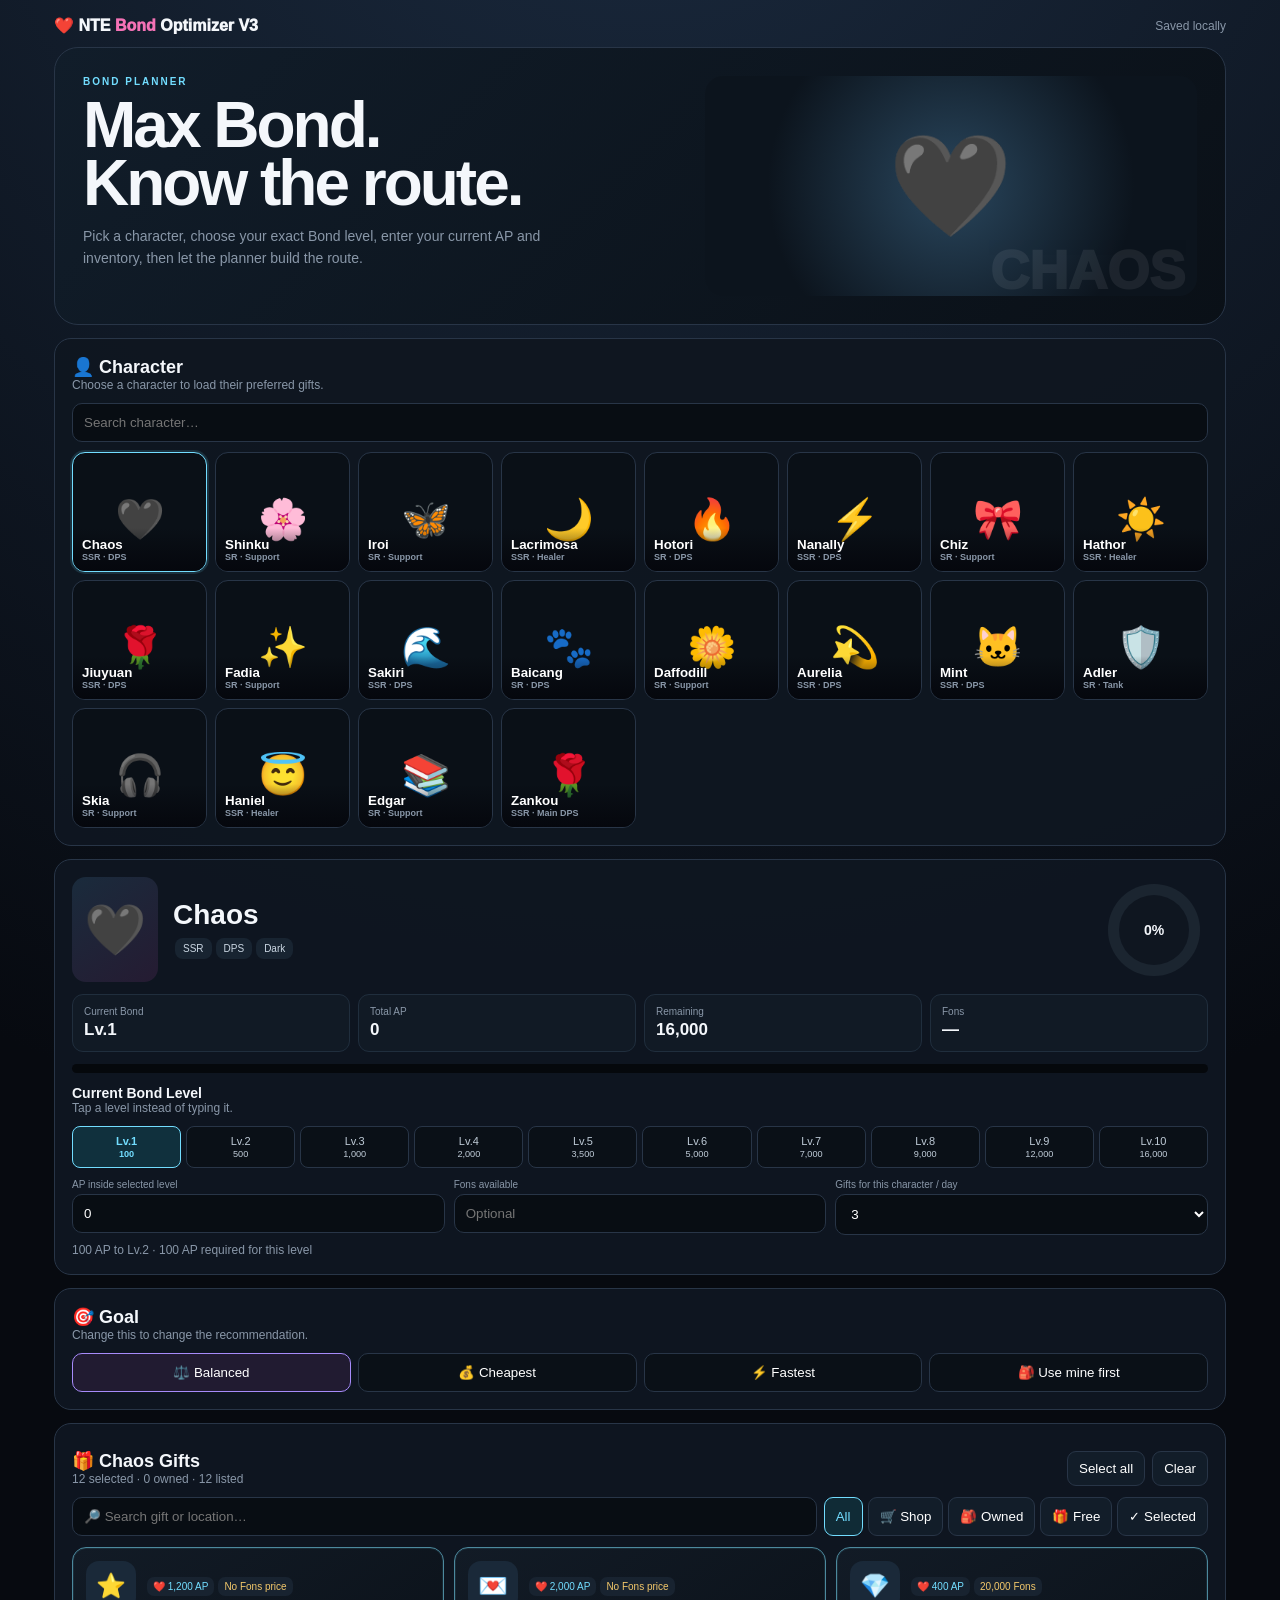
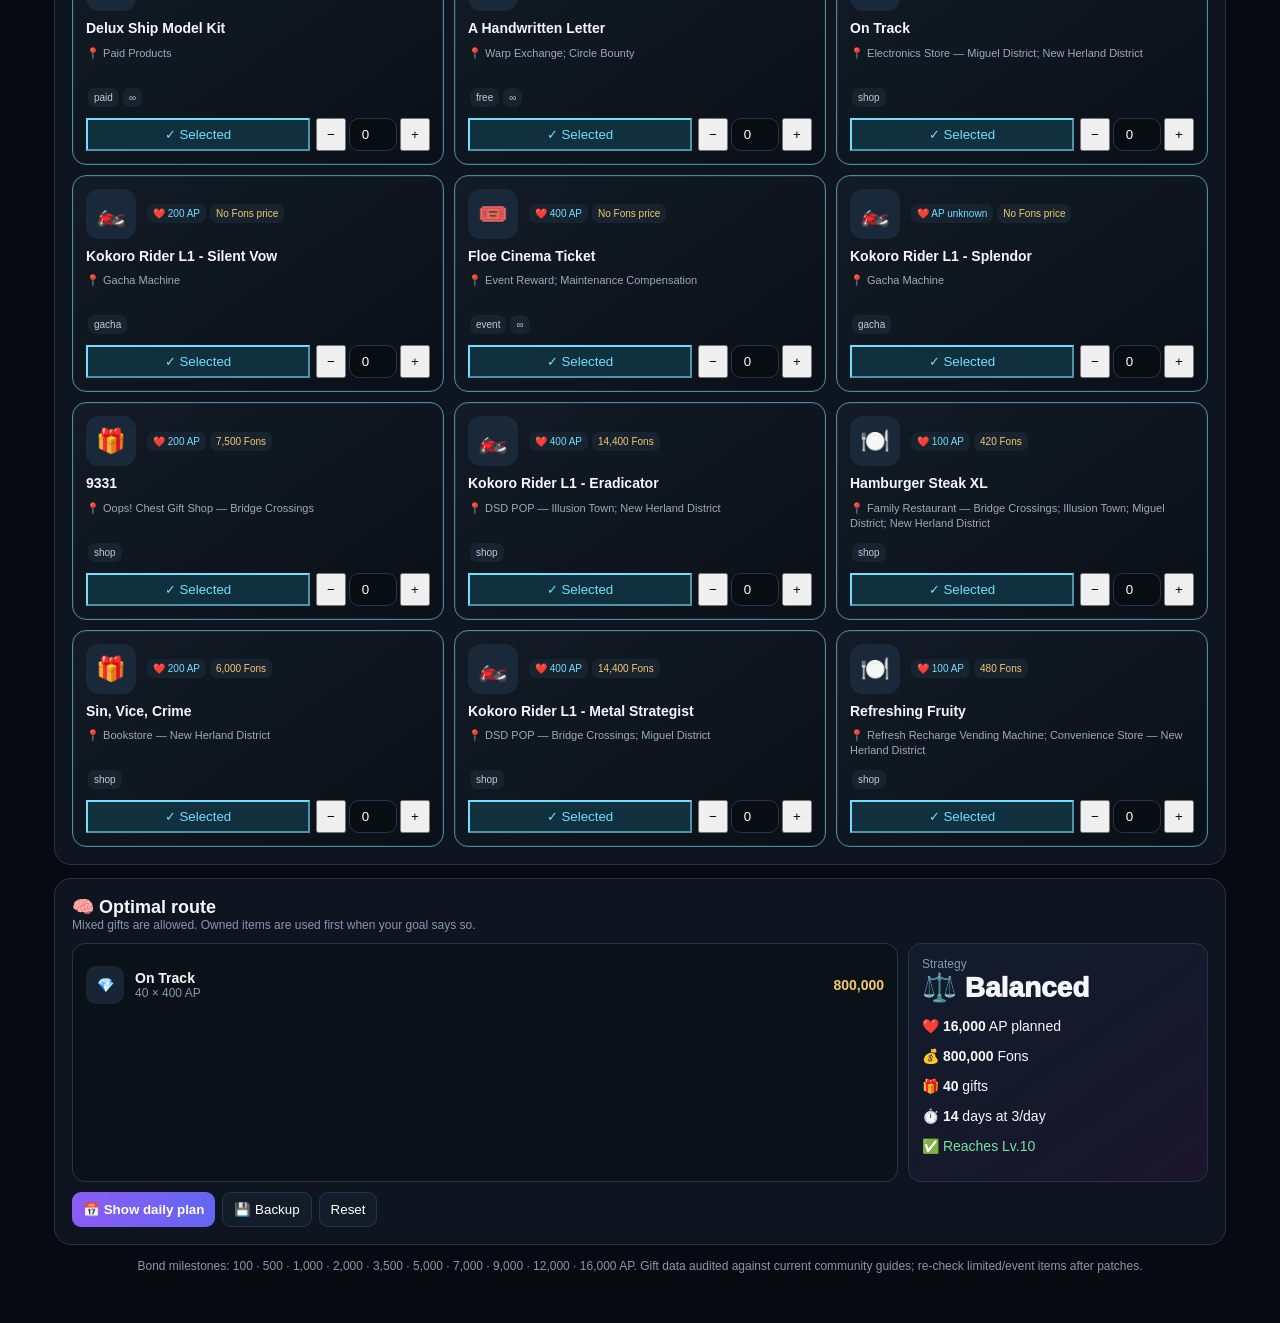
<file: index.html>
<!doctype html><html lang="en"><head><meta charset="utf-8"><meta name="viewport" content="width=device-width,initial-scale=1"><title>NTE Bond Optimizer</title><meta name="description" content="NTE Bond optimizer with exact level selection, gift inventory, locations and daily routes."><meta http-equiv="refresh" content="0; url=app/bond-v3.html"><script>location.replace('app/bond-v3.html')</script></head><body style="margin:0;background:#070a0f;color:#fff;font:16px Arial;text-align:center;padding:60px">Opening NTE Bond Optimizer V3…<br><a href="app/bond-v3.html" style="color:#72ddff">Open manually</a></body></html>
</file>
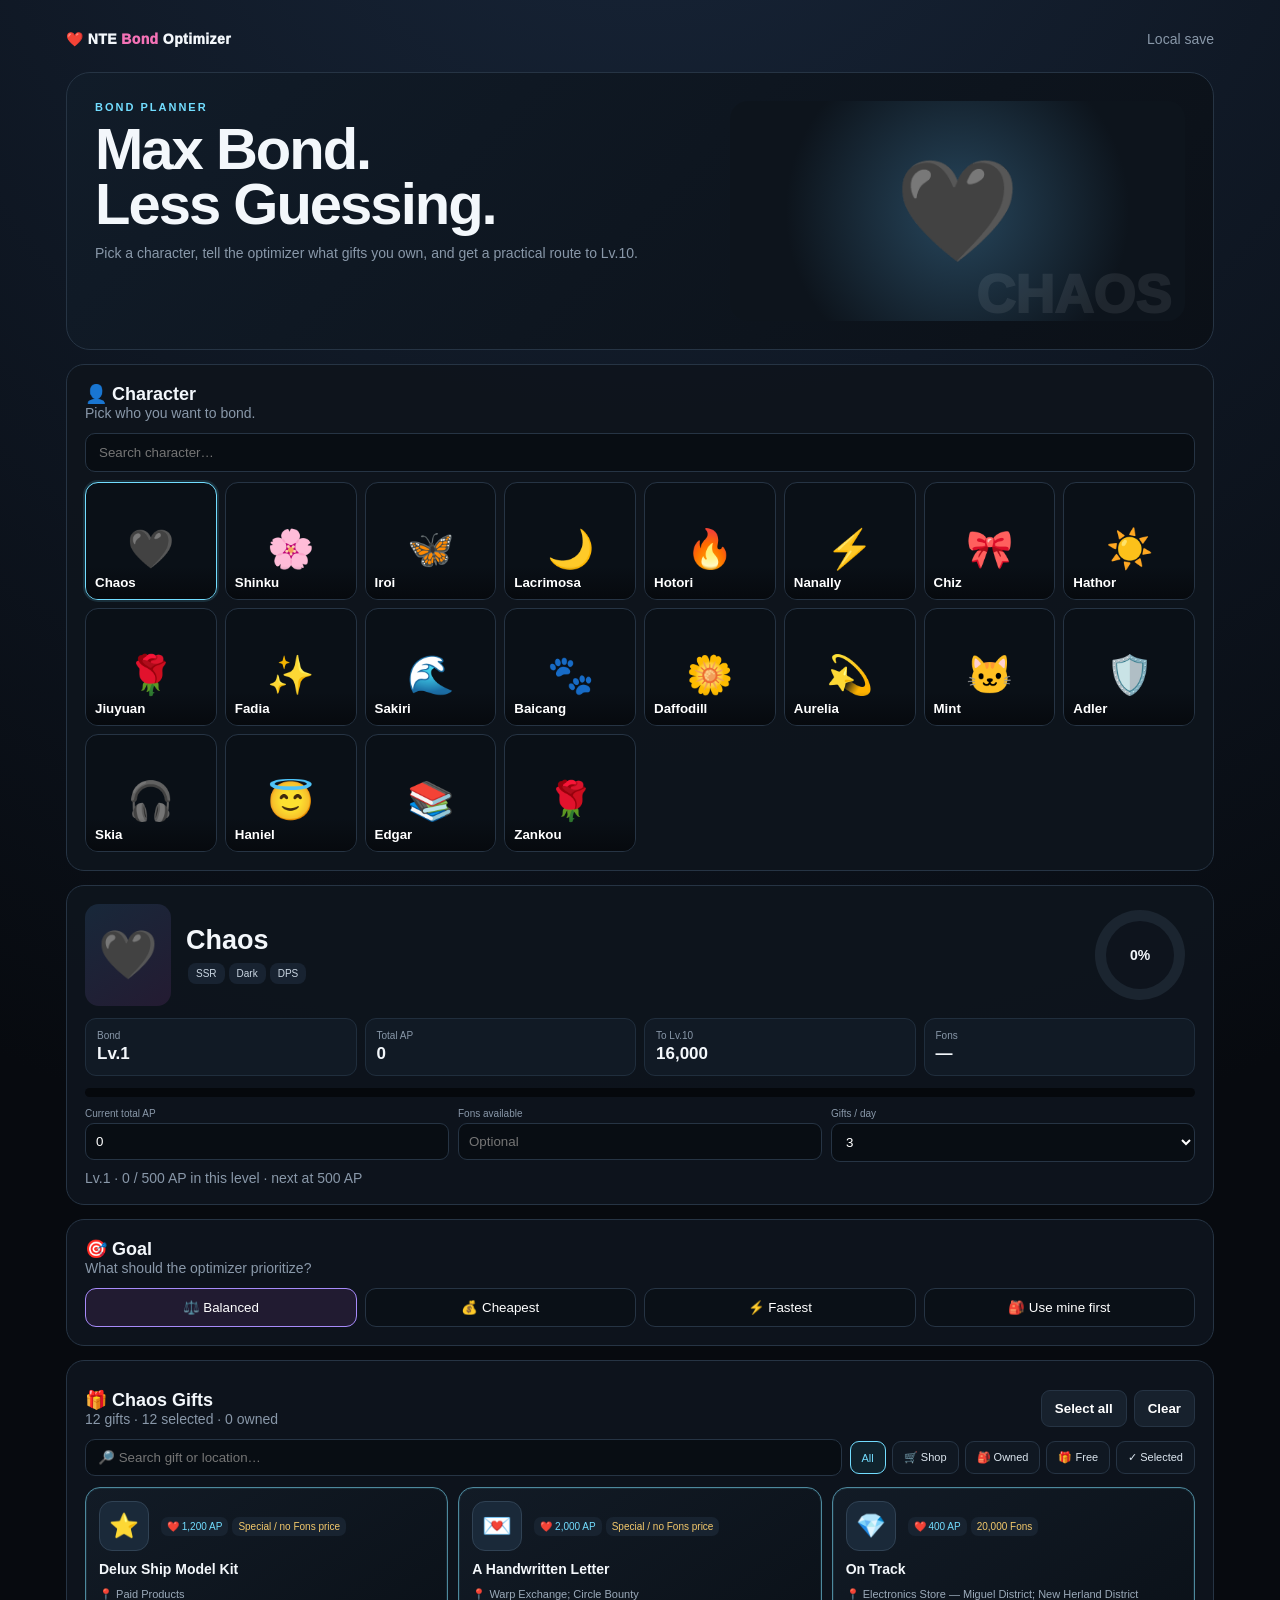
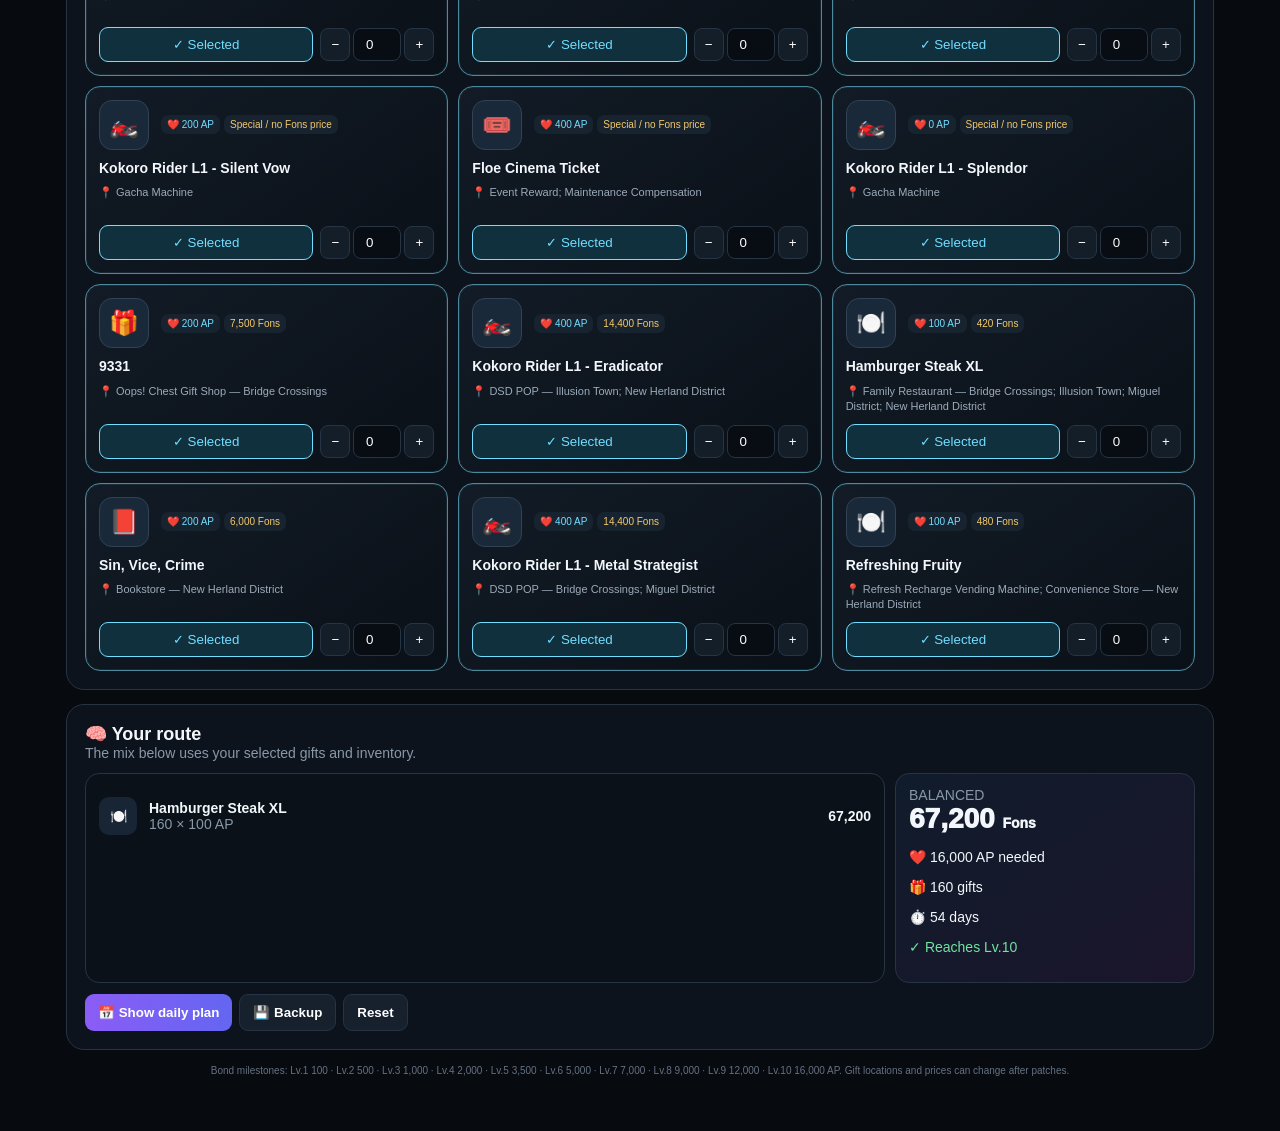
<file: app/bond-v2.html>
<!doctype html>
<html lang="en">
<head>
<meta charset="utf-8"><meta name="viewport" content="width=device-width,initial-scale=1">
<title>NTE Bond Optimizer</title>
<meta name="description" content="NTE Bond optimizer — choose a character, enter your gifts and get a practical route to Bond Lv.10.">
<style>
:root{--bg:#070a0f;--panel:#0e141d;--panel2:#121b27;--line:#263444;--text:#f3f7fb;--muted:#8998a9;--cyan:#72ddff;--purple:#a78bfa;--green:#72e3a0;--gold:#f4c96b;--red:#fb7185}*{box-sizing:border-box}body{margin:0;background:radial-gradient(circle at 50% -10%,#18263a,#070a0f 48%);color:var(--text);font:14px Inter,Segoe UI,Arial,sans-serif}.wrap{max-width:1180px;margin:auto;padding:18px 16px 55px}.top{display:flex;justify-content:space-between;align-items:center;height:42px}.brand{font-weight:950;letter-spacing:.4px}.brand span{color:#f472b6}.hero{margin-top:12px;border:1px solid var(--line);border-radius:24px;padding:28px;background:linear-gradient(135deg,#111c29,#0b1017);display:grid;grid-template-columns:1.15fr .85fr;gap:20px;overflow:hidden}.hero h1{font-size:clamp(36px,6vw,58px);line-height:.95;margin:8px 0 12px;letter-spacing:-2px}.hero p{color:var(--muted);max-width:560px;margin:0;line-height:1.55}.hero-art{min-height:220px;border-radius:18px;background:radial-gradient(circle,#27465c,#0d141c 68%);display:grid;place-items:center;font-size:100px;position:relative}.hero-art .watermark{position:absolute;right:14px;bottom:-4px;font-size:54px;font-weight:1000;opacity:.08}.eyebrow{font-size:11px;color:var(--cyan);font-weight:900;letter-spacing:2px}.card{margin-top:14px;padding:18px;background:rgba(14,20,29,.96);border:1px solid var(--line);border-radius:18px}.head{display:flex;justify-content:space-between;align-items:end;gap:12px;margin-bottom:12px}.head h2{margin:0;font-size:18px}.muted{color:var(--muted)}.search{width:100%;padding:11px 13px;border:1px solid var(--line);background:#080d13;color:#fff;border-radius:10px;outline:0}.search:focus,input:focus,select:focus{border-color:var(--cyan);box-shadow:0 0 0 2px #72ddff18}.chars{display:grid;grid-template-columns:repeat(8,1fr);gap:8px;margin-top:10px}.char{height:118px;border:1px solid var(--line);border-radius:13px;background:#0a1017;color:#fff;position:relative;overflow:hidden;cursor:pointer}.char:hover{transform:translateY(-2px);border-color:#4a6073}.char.active{border-color:var(--cyan);box-shadow:0 0 0 2px #72ddff20}.char .icon{font-size:38px;margin-top:16px}.char .name{position:absolute;bottom:0;left:0;right:0;padding:9px;text-align:left;background:linear-gradient(transparent,#06090dea);font-weight:800}.char .no{font-size:9px;color:var(--gold);display:block}.profile{display:grid;grid-template-columns:86px 1fr 100px;gap:15px;align-items:center}.portrait{width:86px;height:102px;border-radius:14px;background:linear-gradient(145deg,#18283a,#241b32);display:grid;place-items:center;font-size:48px}.profile h2{margin:0 0 5px;font-size:27px}.pill{display:inline-block;padding:5px 8px;border-radius:8px;background:#182331;color:#cbd7e3;font-size:10px;margin:2px}.ring{width:90px;height:90px;border-radius:50%;background:conic-gradient(var(--cyan) var(--pct),#1b2530 0);display:grid;place-items:center;position:relative}.ring:after{content:'';position:absolute;width:68px;height:68px;border-radius:50%;background:#0e141d}.ring b{position:relative;z-index:2}.stats{display:grid;grid-template-columns:repeat(4,1fr);gap:8px;margin-top:12px}.stat{padding:11px;background:#111a25;border:1px solid #202e3d;border-radius:11px}.stat small{display:block;color:var(--muted);font-size:10px}.stat b{display:block;margin-top:3px;font-size:17px}.inputs{display:grid;grid-template-columns:1fr 1fr 1fr;gap:9px;margin-top:11px}.inputs label{font-size:10px;color:var(--muted);display:block;margin-bottom:4px}.inputs input,.inputs select{width:100%;padding:10px;border:1px solid var(--line);background:#080d13;color:#fff;border-radius:9px}.progress{height:9px;background:#05080c;border-radius:99px;overflow:hidden;margin-top:12px}.progress>div{height:100%;background:linear-gradient(90deg,var(--cyan),var(--purple))}.goals{display:grid;grid-template-columns:repeat(4,1fr);gap:8px}.goal{padding:11px;border:1px solid var(--line);border-radius:11px;background:#0a1017;color:#fff;cursor:pointer}.goal.active{border-color:var(--purple);background:#211b31}.gift-tools{display:flex;gap:8px;flex-wrap:wrap;align-items:center;margin-bottom:11px}.gift-search{flex:1;min-width:200px;padding:10px 12px;border:1px solid var(--line);background:#080d13;color:#fff;border-radius:10px}.filters{display:flex;gap:6px;flex-wrap:wrap}.filter{padding:9px 11px;border:1px solid var(--line);border-radius:9px;background:#101822;color:#dce6ef;cursor:pointer;font-size:11px}.filter.active{border-color:var(--cyan);color:var(--cyan);background:#10232d}.gift-grid{display:grid;grid-template-columns:repeat(3,1fr);gap:10px}.gift{padding:13px;border:1px solid var(--line);border-radius:15px;background:linear-gradient(145deg,#121b26,#0a1017);transition:.18s}.gift:hover{transform:translateY(-2px);border-color:#4a6073}.gift.selected{border-color:#4d899d;box-shadow:inset 0 0 0 1px #72ddff18}.gift-top{display:flex;gap:10px;align-items:center}.gift-icon{width:50px;height:50px;border-radius:13px;background:#1a2939;border:1px solid #304254;display:grid;place-items:center;font-size:24px;flex:0 0 auto}.gift h3{font-size:14px;line-height:1.25;margin:10px 0 7px}.tag{font-size:10px;padding:4px 6px;border-radius:7px;background:#182330;color:#bdcad7;display:inline-block;margin:2px}.ap{color:var(--cyan)}.cost{color:var(--gold)}.location{font-size:11px;color:#9baaba;line-height:1.4;min-height:32px;margin:8px 0}.gift-actions{display:flex;gap:7px;align-items:center}.select{flex:1;padding:9px;border:1px solid var(--line);border-radius:9px;background:#121d29;color:#fff;cursor:pointer}.select.on{border-color:var(--cyan);background:#10303d;color:var(--cyan)}.owned{display:flex;gap:3px}.owned button{width:30px;border:1px solid var(--line);border-radius:8px;background:#141e29;color:#fff;cursor:pointer}.owned input{width:48px;text-align:center;border:1px solid var(--line);border-radius:8px;background:#080d13;color:#fff;padding:8px}.plan{display:grid;grid-template-columns:1fr 300px;gap:10px}.plan-main,.plan-side{padding:13px;border:1px solid var(--line);border-radius:14px;background:#0a1118}.plan-side{background:linear-gradient(145deg,#101c2b,#1b152b)}.plan-row{display:grid;grid-template-columns:40px 1fr auto;gap:10px;align-items:center;padding:10px 0;border-bottom:1px solid #1d2835}.plan-row:last-child{border:0}.plan-icon{width:38px;height:38px;border-radius:10px;background:#182535;display:grid;place-items:center}.big{font-size:28px;font-weight:950}.green{color:var(--green)}.gold{color:var(--gold)}.warning{color:var(--gold)}.success{color:var(--green)}.btns{display:flex;gap:7px;flex-wrap:wrap;margin-top:11px}.btn{padding:10px 13px;border:0;border-radius:9px;background:linear-gradient(90deg,#8b5cf6,#6366f1);color:#fff;font-weight:850;cursor:pointer}.btn.secondary{background:#17212d;border:1px solid var(--line)}.daily{display:grid;grid-template-columns:repeat(3,1fr);gap:8px}.day{padding:11px;border:1px solid var(--line);border-radius:11px;background:#0a1017}.day h4{margin:0 0 8px;color:var(--cyan)}.daygift{display:flex;gap:7px;padding:5px 0;border-bottom:1px solid #1b2632;font-size:12px}.daygift:last-child{border:0}.hidden{display:none}.toast{position:fixed;right:18px;bottom:18px;padding:11px 14px;border:1px solid var(--line);border-radius:10px;background:#111a25;color:#fff;opacity:0;transform:translateY(8px);transition:.2s;z-index:20}.toast.show{opacity:1;transform:none}.footer{text-align:center;color:#647283;font-size:10px;margin-top:15px}
@media(max-width:950px){.chars{grid-template-columns:repeat(5,1fr)}.gift-grid{grid-template-columns:repeat(2,1fr)}.hero{grid-template-columns:1fr}.plan{grid-template-columns:1fr}}
@media(max-width:600px){.wrap{padding:10px}.chars{grid-template-columns:repeat(3,1fr)}.char{height:105px}.stats,.inputs{grid-template-columns:1fr 1fr}.goals{grid-template-columns:1fr 1fr}.gift-grid,.daily{grid-template-columns:1fr}.profile{grid-template-columns:65px 1fr}.portrait{width:65px;height:82px;font-size:36px}.ring{grid-column:1/-1;justify-self:end;margin-top:-78px}.hero{padding:20px}.hero-art{min-height:170px}.hero h1{font-size:42px}}
</style>
</head>
<body>
<main class="wrap">
<header class="top"><div class="brand">❤️ NTE <span>Bond</span> Optimizer</div><div class="muted" id="saved">Local save</div></header>
<section class="hero"><div><div class="eyebrow">BOND PLANNER</div><h1>Max Bond.<br>Less Guessing.</h1><p>Pick a character, tell the optimizer what gifts you own, and get a practical route to Lv.10.</p></div><div class="hero-art" id="heroArt">🖤<div class="watermark" id="watermark">CHAOS</div></div></section>

<section class="card"><div class="head"><div><h2>👤 Character</h2><div class="muted">Pick who you want to bond.</div></div></div><input class="search" id="charSearch" placeholder="Search character…"><div class="chars" id="chars"></div></section>

<section class="card"><div class="profile"><div class="portrait" id="portrait">🖤</div><div><h2 id="charName">Chaos</h2><div id="meta"></div></div><div class="ring" id="ring" style="--pct:0%"><b id="pct">0%</b></div></div><div class="stats"><div class="stat"><small>Bond</small><b id="bond">Lv.1</b></div><div class="stat"><small>Total AP</small><b id="total">0</b></div><div class="stat"><small>To Lv.10</small><b id="remaining">16,000</b></div><div class="stat"><small>Fons</small><b id="fonsView">—</b></div></div><div class="progress"><div id="progressFill" style="width:0%"></div></div><div class="inputs"><div><label>Current total AP</label><input id="currentAP" type="number" min="0" max="16000" value="0"></div><div><label>Fons available</label><input id="fons" type="number" min="0" placeholder="Optional"></div><div><label>Gifts / day</label><select id="perDay"><option value="1">1</option><option value="2">2</option><option value="3" selected>3</option></select></div></div><div class="muted" id="levelHint" style="margin-top:8px"></div></section>

<section class="card"><div class="head"><div><h2>🎯 Goal</h2><div class="muted">What should the optimizer prioritize?</div></div></div><div class="goals"><button class="goal active" data-goal="balanced">⚖️ Balanced</button><button class="goal" data-goal="cheap">💰 Cheapest</button><button class="goal" data-goal="fast">⚡ Fastest</button><button class="goal" data-goal="inventory">🎒 Use mine first</button></div></section>

<section class="card"><div class="head"><div><h2 id="giftTitle">🎁 Chaos Gifts</h2><div class="muted" id="giftSummary"></div></div><div class="btns"><button class="btn secondary" id="allGifts">Select all</button><button class="btn secondary" id="noGifts">Clear</button></div></div><div class="gift-tools"><input class="gift-search" id="giftSearch" placeholder="🔎 Search gift or location…"><div class="filters"><button class="filter active" data-filter="all">All</button><button class="filter" data-filter="shop">🛒 Shop</button><button class="filter" data-filter="owned">🎒 Owned</button><button class="filter" data-filter="free">🎁 Free</button><button class="filter" data-filter="selected">✓ Selected</button></div></div><div class="gift-grid" id="gifts"></div></section>

<section class="card"><div class="head"><div><h2>🧠 Your route</h2><div class="muted">The mix below uses your selected gifts and inventory.</div></div></div><div class="plan"><div class="plan-main" id="plan"></div><aside class="plan-side" id="summary"></aside></div><div class="btns"><button class="btn" id="dailyBtn">📅 Show daily plan</button><button class="btn secondary" id="exportBtn">💾 Backup</button><button class="btn secondary" id="resetBtn">Reset</button></div></section>

<section class="card hidden" id="dailyPanel"><div class="head"><div><h2>📅 Daily plan</h2><div class="muted">Up to 3 gifts for this character each day.</div></div></div><div class="daily" id="days"></div></section>

<div class="footer">Bond milestones: Lv.1 100 · Lv.2 500 · Lv.3 1,000 · Lv.4 2,000 · Lv.5 3,500 · Lv.6 5,000 · Lv.7 7,000 · Lv.8 9,000 · Lv.9 12,000 · Lv.10 16,000 AP. Gift locations and prices can change after patches.</div>
</main>
<script src="data/characters.js"></script><script src="data/bond-gifts.js"></script>
<script>
const MAX=16000,TH=[0,100,500,1000,2000,3500,5000,7000,9000,12000,16000],STORE='nteBondV2';
const $=id=>document.getElementById(id),money=n=>Number(n||0).toLocaleString();
let saved=JSON.parse(localStorage.getItem(STORE)||'null')||{character:'chaos',goal:'balanced',ap:0,fons:0,perDay:3,owned:{},selected:{}};
let character=saved.character||'chaos',goal=saved.goal||'balanced',filter='all',query='';
const key=n=>`${character}|${n}`, gifts=()=>BOND_GIFTS[character]||[];
function save(){saved={character,goal,ap:Math.max(0,Math.min(MAX,Number($('currentAP').value)||0)),fons:Math.max(0,Number($('fons').value)||0),perDay:Number($('perDay').value)||3,owned:saved.owned||{},selected:saved.selected||{}};localStorage.setItem(STORE,JSON.stringify(saved));$('saved').textContent='Saved locally';}
function owned(g){return Number(saved.owned[key(g.name)]||0)}
function selected(g){return saved.selected[key(g.name)]!==false}
function levelFor(ap){let lv=1;for(let i=1;i<TH.length;i++){if(ap>=TH[i])lv=i;else break}return Math.min(10,lv)}
function icon(g){const n=g.name.toLowerCase();if(n.includes('letter'))return'💌';if(n.includes('cinema'))return'🎟️';if(n.includes('kokoro'))return'🏍️';if(n.includes('asahi'))return'⚔️';if(n.includes('crime'))return'📕';if(g.affection>=1200)return'⭐';if(g.affection>=400)return'💎';if(g.affection>=200)return'🎁';if(/food|snack|bread|steak|fruity|paella/.test(n))return'🍽️';return'🎀'}
function renderChars(){const q=$('charSearch').value.toLowerCase();$('chars').innerHTML=NTE_CHARACTERS.filter(c=>c.name.toLowerCase().includes(q)).map(c=>`<button class="char ${c.id===character?'active':''}" data-c="${c.id}"><div class="icon">${c.icon}</div><div class="name">${c.name}${BOND_GIFTS[c.id]?.length?'':'<span class="no">Gift data pending</span>'}</div></button>`).join('');document.querySelectorAll('[data-c]').forEach(b=>b.onclick=()=>{character=b.dataset.c;filter='all';query='';$('giftSearch').value='';save();renderAll();})}
function renderProfile(){const ap=Math.max(0,Math.min(MAX,Number($('currentAP').value)||0)),lv=levelFor(ap),remain=MAX-ap,pct=ap/MAX*100;$('charName').textContent=getCharacter(character)?.name||character;$('portrait').textContent=getCharacter(character)?.icon||'❤️';$('watermark').textContent=(getCharacter(character)?.name||character).toUpperCase();$('meta').innerHTML=`<span class="pill">${getCharacter(character)?.rarity||''}</span><span class="pill">${getCharacter(character)?.element||''}</span><span class="pill">${getCharacter(character)?.role||''}</span>`;$('bond').textContent=`Lv.${lv}`;$('total').textContent=money(ap);$('remaining').textContent=money(remain);$('fonsView').textContent=Number($('fons').value)?money($('fons').value):'—';$('pct').textContent=Math.round(pct)+'%';$('ring').style.setProperty('--pct',pct+'%');$('progressFill').style.width=pct+'%';const next=TH[Math.min(10,lv+1)],prev=TH[lv-1]||0;$('levelHint').textContent=lv===10?'🏆 Bond Lv.10 reached':`Lv.${lv} · ${money(ap-prev)} / ${money(next-prev)} AP in this level · next at ${money(next)} AP`;}
function renderGifts(){const all=gifts(),list=all.filter(g=>{const q=query;const txt=(g.name+' '+g.location).toLowerCase();return(!q||txt.includes(q))&&(filter==='all'||filter==='shop'&&g.availability==='shop'||filter==='owned'&&owned(g)>0||filter==='free'&&['free','event','story'].includes(g.availability)||filter==='selected'&&selected(g))});$('giftSummary').textContent=`${all.length} gifts · ${all.filter(selected).length} selected · ${all.reduce((s,g)=>s+owned(g),0)} owned`;$('gifts').innerHTML=list.length?list.map(g=>{const s=selected(g),o=owned(g),p=g.price==null?'Special / no Fons price':money(g.price)+' Fons';return `<article class="gift ${s?'selected':''}"><div class="gift-top"><div class="gift-icon">${icon(g)}</div><div><span class="tag ap">❤️ ${money(g.affection)} AP</span><span class="tag cost">${p}</span></div></div><h3>${g.name}</h3><div class="location">📍 ${g.location}</div><div class="gift-actions"><button class="select ${s?'on':''}" data-a="select" data-n="${encodeURIComponent(g.name)}">${s?'✓ Selected':'Select'}</button><div class="owned"><button data-a="minus" data-n="${encodeURIComponent(g.name)}">−</button><input data-a="owned" data-n="${encodeURIComponent(g.name)}" value="${o}" min="0" max="999" type="number"><button data-a="plus" data-n="${encodeURIComponent(g.name)}">+</button></div></div></article>`}).join(''):'<div class="muted">No matching gifts.</div>';}
function optimize(){const ap=Math.max(0,Math.min(MAX,Number($('currentAP').value)||0)),remain=MAX-ap,arr=gifts().filter(selected);if(!arr.length)return{plan:[],remain,cost:0,left:remain};let list=[...arr];if(goal==='fast')list.sort((a,b)=>b.affection-a.affection);else if(goal==='inventory')list.sort((a,b)=>owned(b)-owned(a)||b.affection-a.affection);else list.sort((a,b)=>(a.price==null?Infinity:a.price/a.affection)-(b.price==null?Infinity:b.price/b.affection));let left=remain,plan=[];for(const g of list){if(left<=0)break;const use=Math.min(owned(g),Math.ceil(left/g.affection));const buy=g.price==null?0:Math.max(0,Math.ceil(left/g.affection)-use);if(use+buy){plan.push({g,count:use+buy,owned:use,buy});left=Math.max(0,left-(use+buy)*g.affection)}}return{plan,remain,cost:plan.reduce((s,x)=>s+x.buy*(x.g.price||0),0),left};}
function renderPlan(){const r=optimize(),count=r.plan.reduce((s,x)=>s+x.count,0),days=Math.ceil(count/(Number($('perDay').value)||3));$('plan').innerHTML=r.plan.length?r.plan.map(x=>`<div class="plan-row"><div class="plan-icon">${icon(x.g)}</div><div><b>${x.g.name}</b><div class="muted">${x.count} × ${money(x.g.affection)} AP${x.owned?' · 🎒 '+x.owned+' owned':''}</div></div><b>${x.buy?money(x.buy*(x.g.price||0)):'Free'}</b></div>`).join(''):'<div class="muted">Select at least one gift.</div>';$('summary').innerHTML=`<div class="muted">${goal==='cheap'?'CHEAPEST':goal==='fast'?'FASTEST':goal==='inventory'?'INVENTORY FIRST':'BALANCED'}</div><div class="big">${money(r.cost)} <span style="font-size:14px">Fons</span></div><p>❤️ ${money(r.remain)} AP needed</p><p>🎁 ${count} gifts</p><p>⏱️ ${days} day${days===1?'':'s'}</p>${r.left?`<p class="warning">⚠️ ${money(r.left)} AP still missing</p>`:'<p class="success">✓ Reaches Lv.10</p>'}`;}
function renderDaily(){const r=optimize(),items=r.plan.flatMap(x=>Array(x.count).fill(x.g)),per=Number($('perDay').value)||3;let html='';for(let i=0;i<items.length;i+=per){const d=items.slice(i,i+per);html+=`<div class="day"><h4>Day ${i/per+1}</h4>${d.map(g=>`<div class="daygift"><span>${icon(g)}</span><span>${g.name}</span><span class="muted">${g.affection}</span></div>`).join('')}</div>`}$('days').innerHTML=html||'<div class="muted">No route yet.</div>';$('dailyPanel').classList.remove('hidden');$('dailyPanel').scrollIntoView({behavior:'smooth'});}
function renderAll(){renderChars();renderProfile();renderGifts();renderPlan();}
$('charSearch').oninput=renderChars;$('giftSearch').oninput=e=>{query=e.target.value.toLowerCase();renderGifts()};document.querySelectorAll('.filter').forEach(b=>b.onclick=()=>{filter=b.dataset.filter;document.querySelectorAll('.filter').forEach(x=>x.classList.toggle('active',x===b));renderGifts()});document.querySelectorAll('.goal').forEach(b=>b.onclick=()=>{goal=b.dataset.goal;document.querySelectorAll('.goal').forEach(x=>x.classList.toggle('active',x===b));save();renderPlan()});['currentAP','fons','perDay'].forEach(id=>$(id).oninput=()=>{save();renderProfile();renderPlan()});$('gifts').onclick=e=>{const b=e.target.closest('[data-a]');if(!b)return;const n=decodeURIComponent(b.dataset.n),k=key(n);if(b.dataset.a==='select')saved.selected[k]=saved.selected[k]===false;else if(b.dataset.a==='plus')saved.owned[k]=(saved.owned[k]||0)+1;else if(b.dataset.a==='minus')saved.owned[k]=Math.max(0,(saved.owned[k]||0)-1);save();renderGifts();renderPlan()};$('gifts').onchange=e=>{const i=e.target.closest('[data-a="owned"]');if(i){saved.owned[key(decodeURIComponent(i.dataset.n))]=Math.max(0,Number(i.value)||0);save();renderPlan()}};$('allGifts').onclick=()=>{gifts().forEach(g=>saved.selected[key(g.name)]=true);save();renderGifts();renderPlan()};$('noGifts').onclick=()=>{gifts().forEach(g=>saved.selected[key(g.name)]=false);save();renderGifts();renderPlan()};$('dailyBtn').onclick=renderDaily;$('resetBtn').onclick=()=>{if(confirm('Reset Bond data?')){localStorage.removeItem(STORE);location.reload()}};$('exportBtn').onclick=()=>{const a=document.createElement('a');a.href=URL.createObjectURL(new Blob([JSON.stringify(saved,null,2)],{type:'application/json'}));a.download='nte-bond-backup.json';a.click()};
$('currentAP').value=saved.ap||0;$('fons').value=saved.fons||'';$('perDay').value=saved.perDay||3;document.querySelectorAll('.goal').forEach(b=>b.classList.toggle('active',b.dataset.goal===goal));renderAll();
</script></body></html>
</file>
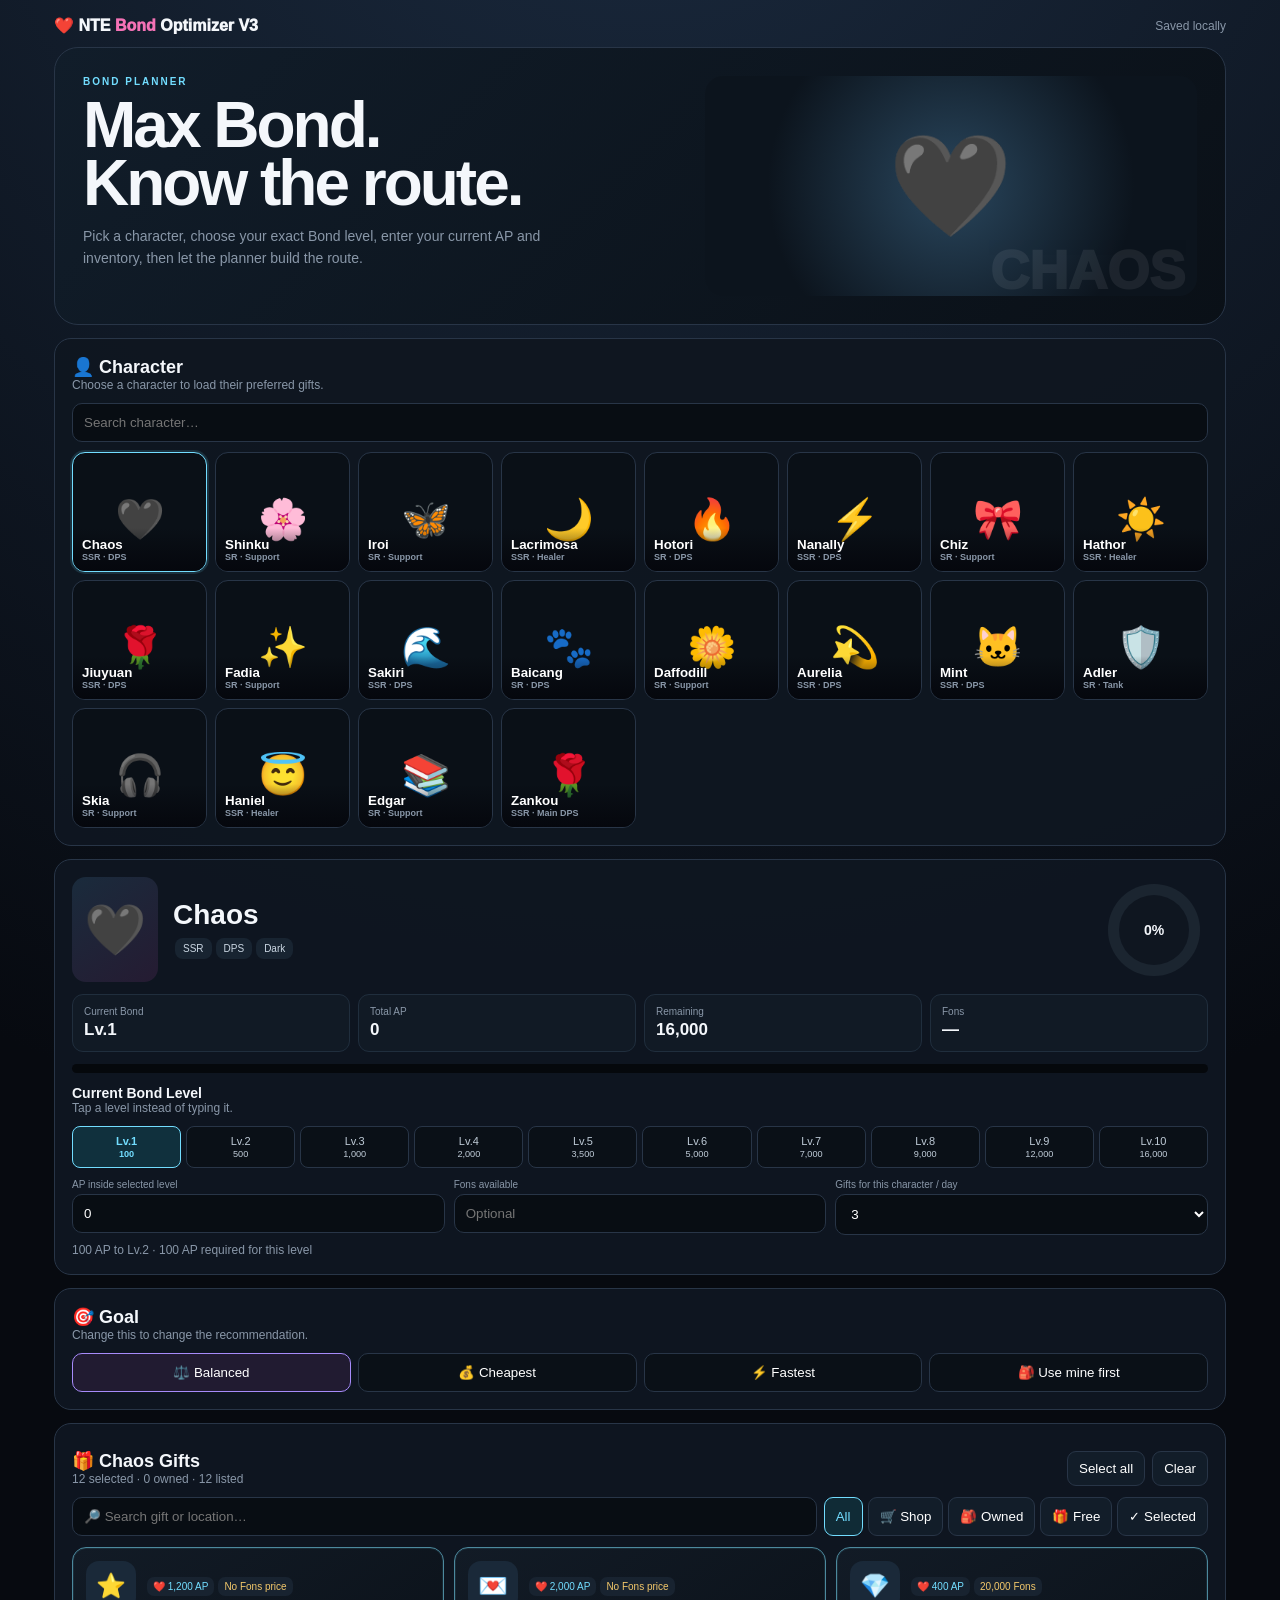
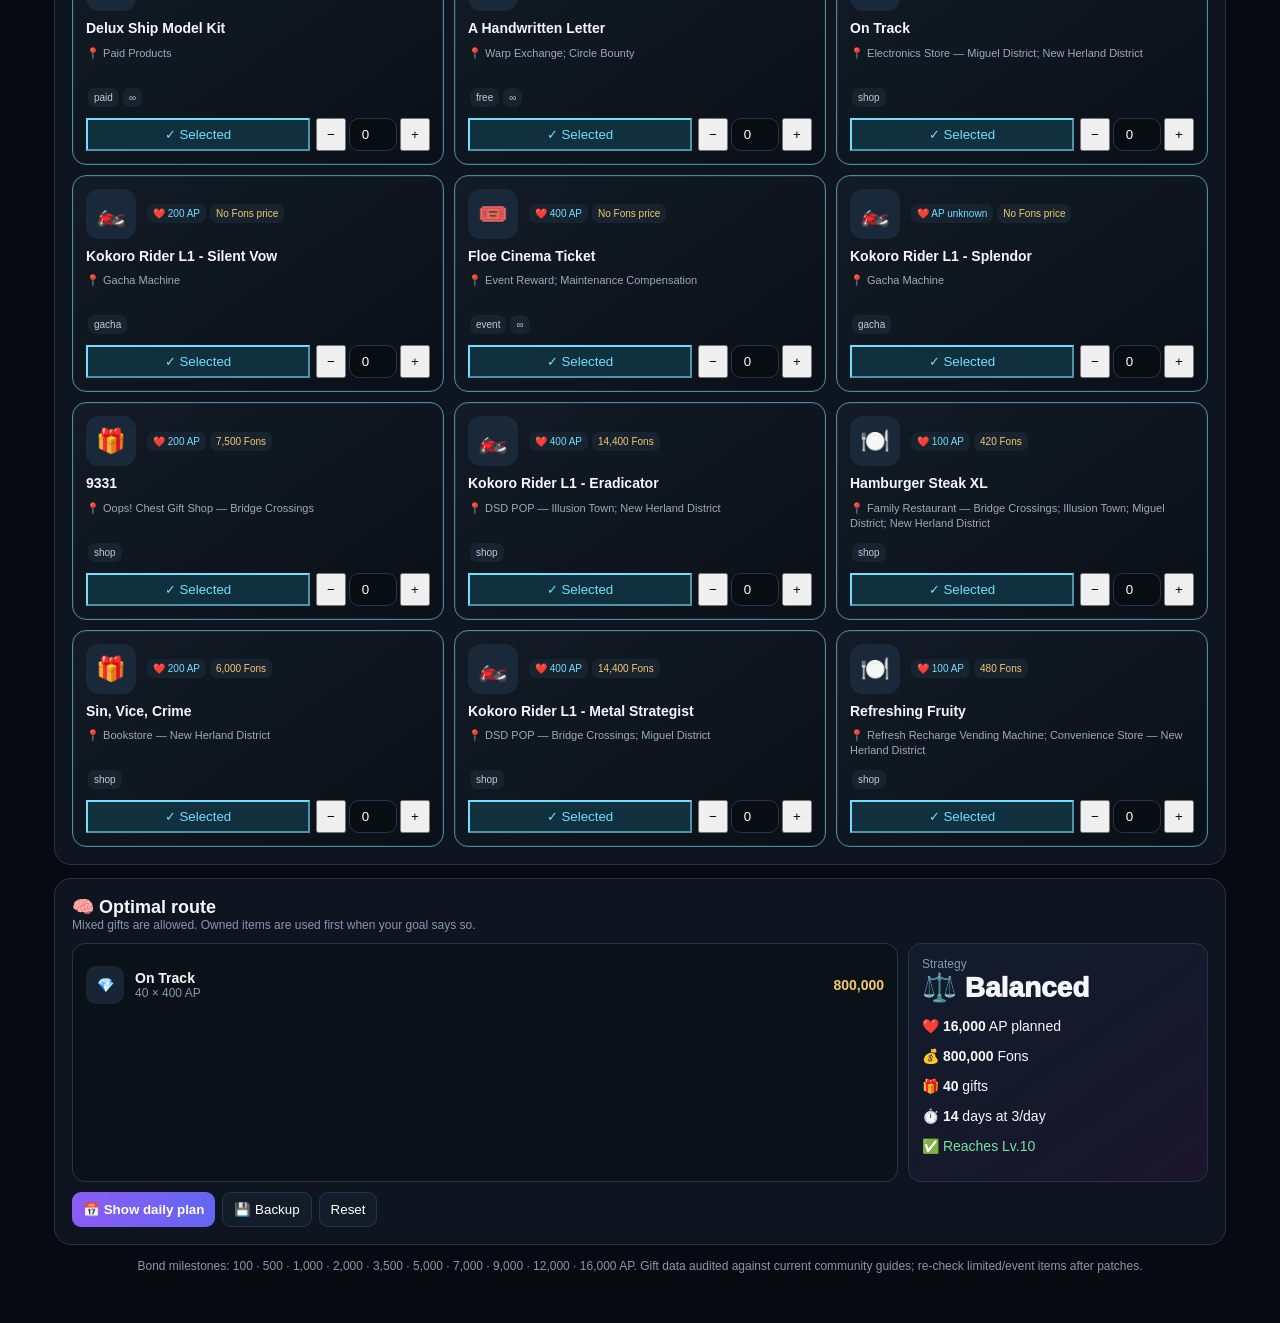
<file: app/bond-v3.html>
<!doctype html>
<html lang="en"><head><meta charset="utf-8"><meta name="viewport" content="width=device-width,initial-scale=1"><title>NTE Bond Optimizer V3</title><style>
:root{--bg:#070a10;--panel:#0f1620;--panel2:#141e2b;--line:#283547;--text:#f4f7fb;--muted:#8997a8;--cyan:#72ddff;--purple:#a78bfa;--green:#73e2a0;--gold:#f4c96b;--red:#fb7185}*{box-sizing:border-box}body{margin:0;background:radial-gradient(circle at 50% -10%,#1b2b40,#070a10 45%);color:var(--text);font:14px Inter,Segoe UI,Arial,sans-serif}.wrap{max-width:1200px;margin:auto;padding:16px 14px 50px}.top{display:flex;justify-content:space-between;align-items:center}.brand{font-weight:950;font-size:16px}.brand span{color:#f472b6}.hero{margin-top:12px;padding:28px;border:1px solid var(--line);border-radius:24px;background:linear-gradient(135deg,#111d2a,#0a1017);display:grid;grid-template-columns:1.1fr .9fr;gap:20px;overflow:hidden}.eyebrow{color:var(--cyan);font-size:10px;font-weight:900;letter-spacing:2px}.hero h1{font-size:clamp(40px,6vw,64px);line-height:.9;letter-spacing:-3px;margin:10px 0}.hero p{color:var(--muted);max-width:500px;line-height:1.55}.hero-art{min-height:220px;border-radius:18px;background:radial-gradient(circle,#29465d,#0c141d 68%);display:grid;place-items:center;font-size:100px;position:relative}.watermark{position:absolute;right:12px;bottom:-5px;font-size:54px;font-weight:1000;opacity:.07}.card{margin-top:13px;padding:17px;background:rgba(15,22,32,.97);border:1px solid var(--line);border-radius:17px}.head{display:flex;justify-content:space-between;align-items:end;gap:10px;margin-bottom:11px}.head h2{margin:0;font-size:18px}.muted{color:var(--muted);font-size:12px}.search,.gift-search,input,select{border:1px solid var(--line);background:#080d13;color:#fff;border-radius:10px;padding:11px;outline:0}.search{width:100%}.search:focus,input:focus,select:focus{border-color:var(--cyan);box-shadow:0 0 0 2px #72ddff18}.chars{display:grid;grid-template-columns:repeat(8,1fr);gap:8px;margin-top:10px}.char{height:120px;border:1px solid var(--line);border-radius:13px;background:#0a1017;color:#fff;cursor:pointer;position:relative;overflow:hidden}.char:hover{transform:translateY(-2px)}.char.active{border-color:var(--cyan);box-shadow:0 0 0 2px #72ddff22}.char .icon{font-size:40px;margin-top:15px}.char .name{position:absolute;left:0;right:0;bottom:0;padding:9px;background:linear-gradient(transparent,#05070d);font-weight:800;text-align:left}.char small{display:block;color:var(--muted);font-size:9px}.profile{display:grid;grid-template-columns:86px 1fr 100px;gap:15px;align-items:center}.portrait{width:86px;height:105px;border-radius:14px;background:linear-gradient(145deg,#1a2b3c,#251b32);display:grid;place-items:center;font-size:50px}.profile h2{margin:0 0 5px;font-size:28px}.pill{display:inline-block;padding:5px 8px;border-radius:8px;background:#182431;color:#cbd7e3;font-size:10px;margin:2px}.ring{width:92px;height:92px;border-radius:50%;background:conic-gradient(var(--cyan) var(--pct),#1b2530 0);display:grid;place-items:center;position:relative}.ring:after{content:'';position:absolute;width:70px;height:70px;border-radius:50%;background:#0f1620}.ring b{position:relative;z-index:2}.stats{display:grid;grid-template-columns:repeat(4,1fr);gap:8px;margin-top:12px}.stat{padding:11px;background:#111a25;border:1px solid #202e3d;border-radius:11px}.stat small{display:block;color:var(--muted);font-size:10px}.stat b{display:block;margin-top:3px;font-size:17px}.controls{display:grid;grid-template-columns:1fr 1fr 1fr;gap:9px;margin-top:11px}.controls label{display:block;color:var(--muted);font-size:10px;margin-bottom:4px}.controls input,.controls select{width:100%}.levelbar{display:grid;grid-template-columns:repeat(10,1fr);gap:5px;margin-top:10px}.level{padding:8px 4px;border:1px solid var(--line);background:#0a1017;color:#bfcbd7;border-radius:8px;cursor:pointer;font-size:11px}.level.active{border-color:var(--cyan);background:#10303d;color:var(--cyan);font-weight:900}.progress{height:9px;background:#05080c;border-radius:99px;overflow:hidden;margin-top:12px}.progress div{height:100%;background:linear-gradient(90deg,var(--cyan),var(--purple))}.goals{display:grid;grid-template-columns:repeat(4,1fr);gap:7px}.goal{padding:11px;border:1px solid var(--line);border-radius:10px;background:#0a1017;color:#fff;cursor:pointer}.goal.active{border-color:var(--purple);background:#211b31}.gift-tools{display:flex;gap:7px;flex-wrap:wrap}.gift-search{flex:1;min-width:220px}.filters{display:flex;gap:5px;flex-wrap:wrap}.filter,.btn{padding:9px 11px;border:1px solid var(--line);border-radius:9px;background:#121d29;color:#fff;cursor:pointer}.filter.active{border-color:var(--cyan);color:var(--cyan);background:#102b36}.gift-grid{display:grid;grid-template-columns:repeat(3,1fr);gap:10px;margin-top:11px}.gift{padding:13px;border:1px solid var(--line);border-radius:14px;background:linear-gradient(145deg,#121b26,#0a1017)}.gift.selected{border-color:#4c899d;box-shadow:inset 0 0 0 1px #72ddff18}.gift-top{display:flex;gap:9px;align-items:center}.gift-icon{width:50px;height:50px;border-radius:13px;background:#1a2939;display:grid;place-items:center;font-size:24px}.gift h3{font-size:14px;margin:9px 0 6px;line-height:1.25}.tag{font-size:10px;padding:4px 6px;border-radius:7px;background:#182330;color:#bdcad7;margin:2px;display:inline-block}.ap{color:var(--cyan)}.cost{color:var(--gold)}.location{font-size:11px;color:#9baaba;line-height:1.4;min-height:32px;margin:8px 0}.gift-actions{display:flex;gap:6px}.select{flex:1}.select.on{border-color:var(--cyan);background:#10303d;color:var(--cyan)}.owned{display:flex;gap:3px}.owned button{width:30px}.owned input{width:48px;text-align:center;padding:8px}.plan{display:grid;grid-template-columns:1fr 300px;gap:10px}.plan-main,.summary{padding:13px;border:1px solid var(--line);border-radius:13px;background:#0a1118}.summary{background:linear-gradient(145deg,#101c2b,#1b152b)}.plan-row{display:grid;grid-template-columns:40px 1fr auto;gap:9px;align-items:center;padding:9px 0;border-bottom:1px solid #1d2835}.plan-row:last-child{border:0}.plan-icon{width:38px;height:38px;border-radius:10px;background:#182535;display:grid;place-items:center}.big{font-size:28px;font-weight:950}.green{color:var(--green)}.gold{color:var(--gold)}.warning{color:var(--gold)}.success{color:var(--green)}.btns{display:flex;gap:7px;flex-wrap:wrap;margin-top:10px}.btn.primary{border:0;background:linear-gradient(90deg,#8b5cf6,#6366f1);font-weight:850}.daily{display:grid;grid-template-columns:repeat(3,1fr);gap:8px}.day{padding:11px;border:1px solid var(--line);border-radius:11px;background:#0a1017}.day h4{margin:0 0 7px;color:var(--cyan)}.daygift{display:flex;gap:7px;padding:5px 0;border-bottom:1px solid #1b2632;font-size:12px}.hidden{display:none}.toast{position:fixed;right:16px;bottom:16px;background:#121d29;border:1px solid var(--line);padding:11px 14px;border-radius:10px;opacity:0;transition:.2s}.toast.show{opacity:1}@media(max-width:950px){.chars{grid-template-columns:repeat(5,1fr)}.gift-grid{grid-template-columns:repeat(2,1fr)}.hero{grid-template-columns:1fr}.plan{grid-template-columns:1fr}}@media(max-width:600px){.chars{grid-template-columns:repeat(3,1fr)}.char{height:105px}.stats,.controls{grid-template-columns:1fr 1fr}.levelbar{grid-template-columns:repeat(5,1fr)}.goals{grid-template-columns:1fr 1fr}.gift-grid,.daily{grid-template-columns:1fr}.profile{grid-template-columns:65px 1fr}.portrait{width:65px;height:82px;font-size:36px}.ring{grid-column:1/-1;justify-self:end;margin-top:-80px}.hero h1{font-size:42px}}
</style></head><body><main class="wrap"><header class="top"><div class="brand">❤️ NTE <span>Bond</span> Optimizer V3</div><div class="muted" id="saved">Saved locally</div></header>
<section class="hero"><div><div class="eyebrow">BOND PLANNER</div><h1>Max Bond.<br>Know the route.</h1><p>Pick a character, choose your exact Bond level, enter your current AP and inventory, then let the planner build the route.</p></div><div class="hero-art" id="heroArt">🖤<div class="watermark" id="watermark">CHAOS</div></div></section>
<section class="card"><div class="head"><div><h2>👤 Character</h2><div class="muted">Choose a character to load their preferred gifts.</div></div></div><input id="charSearch" class="search" placeholder="Search character…"><div id="chars" class="chars"></div></section>
<section class="card"><div class="profile"><div class="portrait" id="portrait">🖤</div><div><h2 id="charName">Chaos</h2><div id="meta"></div></div><div class="ring" id="ring" style="--pct:0%"><b id="pct">0%</b></div></div><div class="stats"><div class="stat"><small>Current Bond</small><b id="bond">Lv.1</b></div><div class="stat"><small>Total AP</small><b id="total">0</b></div><div class="stat"><small>Remaining</small><b id="remaining">16,000</b></div><div class="stat"><small>Fons</small><b id="fonsView">—</b></div></div><div class="progress"><div id="progressFill" style="width:0%"></div></div><div class="head" style="margin-top:12px"><div><b>Current Bond Level</b><div class="muted">Tap a level instead of typing it.</div></div></div><div id="levelbar" class="levelbar"></div><div class="controls"><div><label>AP inside selected level</label><input id="inside" type="number" min="0" value="0"></div><div><label>Fons available</label><input id="fons" type="number" min="0" placeholder="Optional"></div><div><label>Gifts for this character / day</label><select id="perDay"><option value="1">1</option><option value="2">2</option><option value="3" selected>3</option></select></div></div><div class="muted" id="levelHint" style="margin-top:8px"></div></section>
<section class="card"><div class="head"><div><h2>🎯 Goal</h2><div class="muted">Change this to change the recommendation.</div></div></div><div class="goals"><button class="goal active" data-goal="balanced">⚖️ Balanced</button><button class="goal" data-goal="cheap">💰 Cheapest</button><button class="goal" data-goal="fast">⚡ Fastest</button><button class="goal" data-goal="inventory">🎒 Use mine first</button></div></section>
<section class="card"><div class="head"><div><h2 id="giftTitle">🎁 Chaos Gifts</h2><div class="muted" id="giftSummary"></div></div><div class="btns"><button class="btn" id="allGifts">Select all</button><button class="btn" id="noGifts">Clear</button></div></div><div class="gift-tools"><input id="giftSearch" class="gift-search" placeholder="🔎 Search gift or location…"><div class="filters"><button class="filter active" data-filter="all">All</button><button class="filter" data-filter="shop">🛒 Shop</button><button class="filter" data-filter="owned">🎒 Owned</button><button class="filter" data-filter="free">🎁 Free</button><button class="filter" data-filter="selected">✓ Selected</button></div></div><div id="gifts" class="gift-grid"></div></section>
<section class="card"><div class="head"><div><h2>🧠 Optimal route</h2><div class="muted">Mixed gifts are allowed. Owned items are used first when your goal says so.</div></div></div><div class="plan"><div id="plan" class="plan-main"></div><aside id="summary" class="summary"></aside></div><div class="btns"><button id="dailyBtn" class="btn primary">📅 Show daily plan</button><button id="backupBtn" class="btn">💾 Backup</button><button id="resetBtn" class="btn">Reset</button></div></section>
<section class="card hidden" id="dailyPanel"><div class="head"><div><h2>📅 Daily route</h2><div class="muted">Maximum 3 gifts for this character per day.</div></div></div><div id="days" class="daily"></div></section><div id="toast" class="toast"></div><footer class="muted" style="text-align:center;margin-top:14px">Bond milestones: 100 · 500 · 1,000 · 2,000 · 3,500 · 5,000 · 7,000 · 9,000 · 12,000 · 16,000 AP. Gift data audited against current community guides; re-check limited/event items after patches.</footer></main>
<script src="data/characters.js"></script><script src="data/bond-gifts.js"></script><script>
const LEVELS=[0,100,500,1000,2000,3500,5000,7000,9000,12000,16000],MAX=16000,KEY='nteBondV3';let state=JSON.parse(localStorage.getItem(KEY)||'null')||{character:'chaos',level:1,inside:0,fons:0,perDay:3,goal:'balanced',owned:{},selected:{}};let filter='all',search='';const $=id=>document.getElementById(id),money=n=>Number(n||0).toLocaleString(),clamp=(n,a,b)=>Math.max(a,Math.min(b,n));
function gifts(){return getBondGifts(state.character)||[]}function char(){return getCharacter(state.character)||NTE_CHARACTERS[0]}function key(n){return state.character+'|'+n}function owned(g){return Number(state.owned[key(g.name)])||0}function selected(g){return state.selected[key(g.name)]!==false}function total(){return clamp(LEVELS[state.level-1]+Math.max(0,Number(state.inside)||0),0,MAX)}function save(){localStorage.setItem(KEY,JSON.stringify(state));$('saved').textContent='✓ Saved';setTimeout(()=>{$('saved').textContent='Saved locally'},900)}function icon(g){let n=(g.name||'').toLowerCase();if(n.includes('letter'))return'💌';if(n.includes('cinema'))return'🎟️';if(n.includes('kokoro'))return'🏍️';if(n.includes('asahi'))return'⚔️';if(n.includes('ramen')||n.includes('food')||n.includes('bread')||n.includes('steak')||n.includes('fruity')||n.includes('tea')||n.includes('sushi'))return'🍽️';if((g.affection||0)>=1200)return'⭐';if((g.affection||0)>=400)return'💎';if((g.affection||0)>=200)return'🎁';return'🎀'}
function renderChars(){let q=($('charSearch').value||'').toLowerCase(),list=NTE_CHARACTERS.filter(c=>c.name.toLowerCase().includes(q)||c.faction.toLowerCase().includes(q));$('chars').innerHTML=list.map(c=>`<button class="char ${c.id===state.character?'active':''}" data-char="${c.id}"><div class="icon">${c.icon}</div><div class="name">${c.name}<small>${c.rarity} · ${c.role}</small></div></button>`).join('')||'<div class="muted">No character found.</div>';document.querySelectorAll('[data-char]').forEach(b=>b.onclick=()=>{state.character=b.dataset.char;state.level=1;state.inside=0;save();renderAll()})}
function renderProfile(){let c=char(),t=total(),pct=Math.round(t/MAX*100),next=LEVELS[state.level]||MAX; $('portrait').textContent=c.icon;$('heroArt').firstChild.textContent=c.icon;$('watermark').textContent=c.name.toUpperCase();$('charName').textContent=c.name;$('giftTitle').textContent='🎁 '+c.name+' Gifts';$('meta').innerHTML=`<span class="pill">${c.rarity}</span><span class="pill">${c.role}</span><span class="pill">${c.element}</span>`;$('bond').textContent='Lv.'+state.level;$('total').textContent=money(t);$('remaining').textContent=money(Math.max(0,MAX-t));$('fonsView').textContent=state.fons?money(state.fons):'—';$('pct').textContent=pct+'%';$('ring').style.setProperty('--pct',pct+'%');$('progressFill').style.width=pct+'%';$('levelHint').textContent=state.level<10?`${money(Math.max(0,next-t))} AP to Lv.${state.level+1} · ${money(Math.max(0,LEVELS[state.level]-LEVELS[state.level-1]))} AP required for this level`: 'Max Bond reached';$('levelbar').innerHTML=LEVELS.slice(1).map((v,i)=>`<button class="level ${state.level===i+1?'active':''}" data-level="${i+1}">Lv.${i+1}<br><small>${money(v)}</small></button>`).join('');document.querySelectorAll('[data-level]').forEach(b=>b.onclick=()=>{state.level=+b.dataset.level;state.inside=0;save();renderAll()});$('inside').value=state.inside;$('fons').value=state.fons||'';$('perDay').value=state.perDay}
function renderGifts(){let all=gifts(),q=search.toLowerCase();let list=all.filter(g=>{let text=!q||(g.name||'').toLowerCase().includes(q)||(g.location||'').toLowerCase().includes(q);let f=filter==='all'||filter==='shop'&&g.availability==='shop'||filter==='owned'&&owned(g)>0||filter==='free'&&['free','event','story'].includes(g.availability)||filter==='selected'&&selected(g);return text&&f});$('giftSummary').textContent=`${all.filter(selected).length} selected · ${all.reduce((s,g)=>s+owned(g),0)} owned · ${all.length} listed`;$('gifts').innerHTML=list.length?list.map(g=>{let s=selected(g),o=owned(g),ap=g.affection==null?'AP unknown':money(g.affection)+' AP',price=g.price==null?'No Fons price':money(g.price)+' Fons';return `<article class="gift ${s?'selected':''}"><div class="gift-top"><div class="gift-icon">${icon(g)}</div><div><span class="tag ap">❤️ ${ap}</span><span class="tag cost">${price}</span></div></div><h3>${g.name}</h3><div class="location">📍 ${g.location}</div><span class="tag">${g.availability}</span>${g.unlimited?'<span class="tag">∞</span>':''}<div class="gift-actions" style="margin-top:9px"><button class="select ${s?'on':''}" data-sel="${encodeURIComponent(g.name)}">${s?'✓ Selected':'Select'}</button><div class="owned"><button data-minus="${encodeURIComponent(g.name)}">−</button><input data-owned="${encodeURIComponent(g.name)}" value="${o}" type="number" min="0" max="999"><button data-plus="${encodeURIComponent(g.name)}">+</button></div></div></article>`}).join(''):'<div class="muted">No matching gifts.</div>'}
function optimize(){let rem=Math.max(0,MAX-total()),gs=gifts().filter(g=>selected(g)&&Number.isFinite(g.affection)&&g.affection>0);if(!gs.length)return{plan:[],rem,totalCost:0};let arr=gs.map(g=>({g,o:owned(g)}));if(state.goal==='inventory')arr.sort((a,b)=>b.o-a.o||b.g.affection-a.g.affection);else if(state.goal==='fast')arr.sort((a,b)=>b.g.affection-a.g.affection);else if(state.goal==='cheap')arr.sort((a,b)=>(a.g.price==null?1:a.g.price/a.g.affection)-(b.g.price==null?1:b.g.price/b.g.affection));else arr.sort((a,b)=>b.g.affection-a.g.affection);let plan=[],left=rem;for(const x of arr){if(left<=0)break;let use=Math.min(x.o,Math.ceil(left/x.g.affection));let buy=x.g.price!=null&&state.goal!=='inventory'?Math.max(0,Math.ceil((left-use*x.g.affection)/x.g.affection)):0;if(state.goal==='inventory'&&x.g.price!=null&&use===0)buy=Math.ceil(left/x.g.affection);let count=use+buy;if(count){plan.push({g:x.g,count,owned:use,buy});left=Math.max(0,left-count*x.g.affection)}}return{plan,rem,totalCost:plan.reduce((s,x)=>s+x.buy*(x.g.price||0),0)}}
function renderPlan(){let r=optimize(),num=r.plan.reduce((s,x)=>s+x.count,0),days=Math.ceil(num/state.perDay),ap=r.plan.reduce((s,x)=>s+x.count*x.g.affection,0);$('plan').innerHTML=r.plan.length?r.plan.map(x=>`<div class="plan-row"><div class="plan-icon">${icon(x.g)}</div><div><b>${x.g.name}</b><div class="muted">${x.count} × ${money(x.g.affection)} AP${x.owned?' · 🎒 '+x.owned+' owned':''}</div></div><b class="gold">${x.buy?money(x.buy*(x.g.price||0)):'Free / owned'}</b></div>`).join(''):'<div class="muted">Select at least one gift with known AP.</div>';let label={balanced:'⚖️ Balanced',cheap:'💰 Cheapest',fast:'⚡ Fastest',inventory:'🎒 Use mine first'}[state.goal];$('summary').innerHTML=`<div class="muted">Strategy</div><div class="big">${label}</div><p>❤️ <b>${money(ap)}</b> AP planned</p><p>💰 <b>${money(r.totalCost)}</b> Fons</p><p>🎁 <b>${num}</b> gifts</p><p>⏱️ <b>${days}</b> day${days===1?'':'s'} at ${state.perDay}/day</p>${r.left>0?`<p class="warning">⚠️ ${money(r.left)} AP still missing</p>`:'<p class="success">✅ Reaches Lv.10</p>'}`}
function renderDaily(){let r=optimize(),items=r.plan.flatMap(x=>Array(x.count).fill(x.g)),days=[];for(let i=0;i<items.length;i+=state.perDay)days.push(items.slice(i,i+state.perDay));$('days').innerHTML=days.map((d,i)=>`<div class="day"><h4>Day ${i+1}</h4>${d.map(g=>`<div class="daygift"><span>${icon(g)}</span><span>${g.name}</span><span class="muted">${money(g.affection)}</span></div>`).join('')}</div>`).join('')||'<div class="muted">No route yet.</div>';$('dailyPanel').classList.remove('hidden')}
function renderAll(){renderChars();renderProfile();renderGifts();renderPlan()}
$('charSearch').oninput=renderChars;$('giftSearch').oninput=e=>{search=e.target.value;renderGifts()};document.querySelectorAll('[data-filter]').forEach(b=>b.onclick=()=>{filter=b.dataset.filter;document.querySelectorAll('[data-filter]').forEach(x=>x.classList.toggle('active',x===b));renderGifts()});document.querySelectorAll('[data-goal]').forEach(b=>b.onclick=()=>{state.goal=b.dataset.goal;document.querySelectorAll('[data-goal]').forEach(x=>x.classList.toggle('active',x===b));save();renderPlan()});$('inside').oninput=e=>{state.inside=clamp(+e.target.value||0,0,Math.max(0,LEVELS[state.level]-LEVELS[state.level-1]-1));save();renderAll()};$('fons').oninput=e=>{state.fons=clamp(+e.target.value||0,0,999999999);save();renderPlan()};$('perDay').onchange=e=>{state.perDay=clamp(+e.target.value||3,1,3);save();renderPlan()};$('gifts').onclick=e=>{let b=e.target.closest('button');if(!b)return;let n=decodeURIComponent(b.dataset.sel||b.dataset.minus||b.dataset.plus||'');if(b.dataset.sel!==undefined)state.selected[key(n)]=state.selected[key(n)]===false;if(b.dataset.minus!==undefined)state.owned[key(n)]=clamp(owned({name:n})-1,0,999);if(b.dataset.plus!==undefined)state.owned[key(n)]=clamp(owned({name:n})+1,0,999);save();renderGifts();renderPlan()};$('gifts').onchange=e=>{let n=e.target.dataset.owned;if(n){n=decodeURIComponent(n);state.owned[key(n)]=clamp(+e.target.value||0,0,999);save();renderPlan()}};$('allGifts').onclick=()=>{gifts().forEach(g=>state.selected[key(g.name)]=true);save();renderGifts();renderPlan()};$('noGifts').onclick=()=>{gifts().forEach(g=>state.selected[key(g.name)]=false);save();renderGifts();renderPlan()};$('dailyBtn').onclick=renderDaily;$('resetBtn').onclick=()=>{if(confirm('Reset this Bond setup?')){state={character:state.character,level:1,inside:0,fons:0,perDay:3,goal:'balanced',owned:{},selected:{}};save();renderAll()}};$('backupBtn').onclick=()=>{let blob=new Blob([JSON.stringify(state,null,2)],{type:'application/json'}),a=document.createElement('a');a.href=URL.createObjectURL(blob);a.download='nte-bond-v3-backup.json';a.click();URL.revokeObjectURL(a.href)};
renderAll();
</script></body></html>
</file>
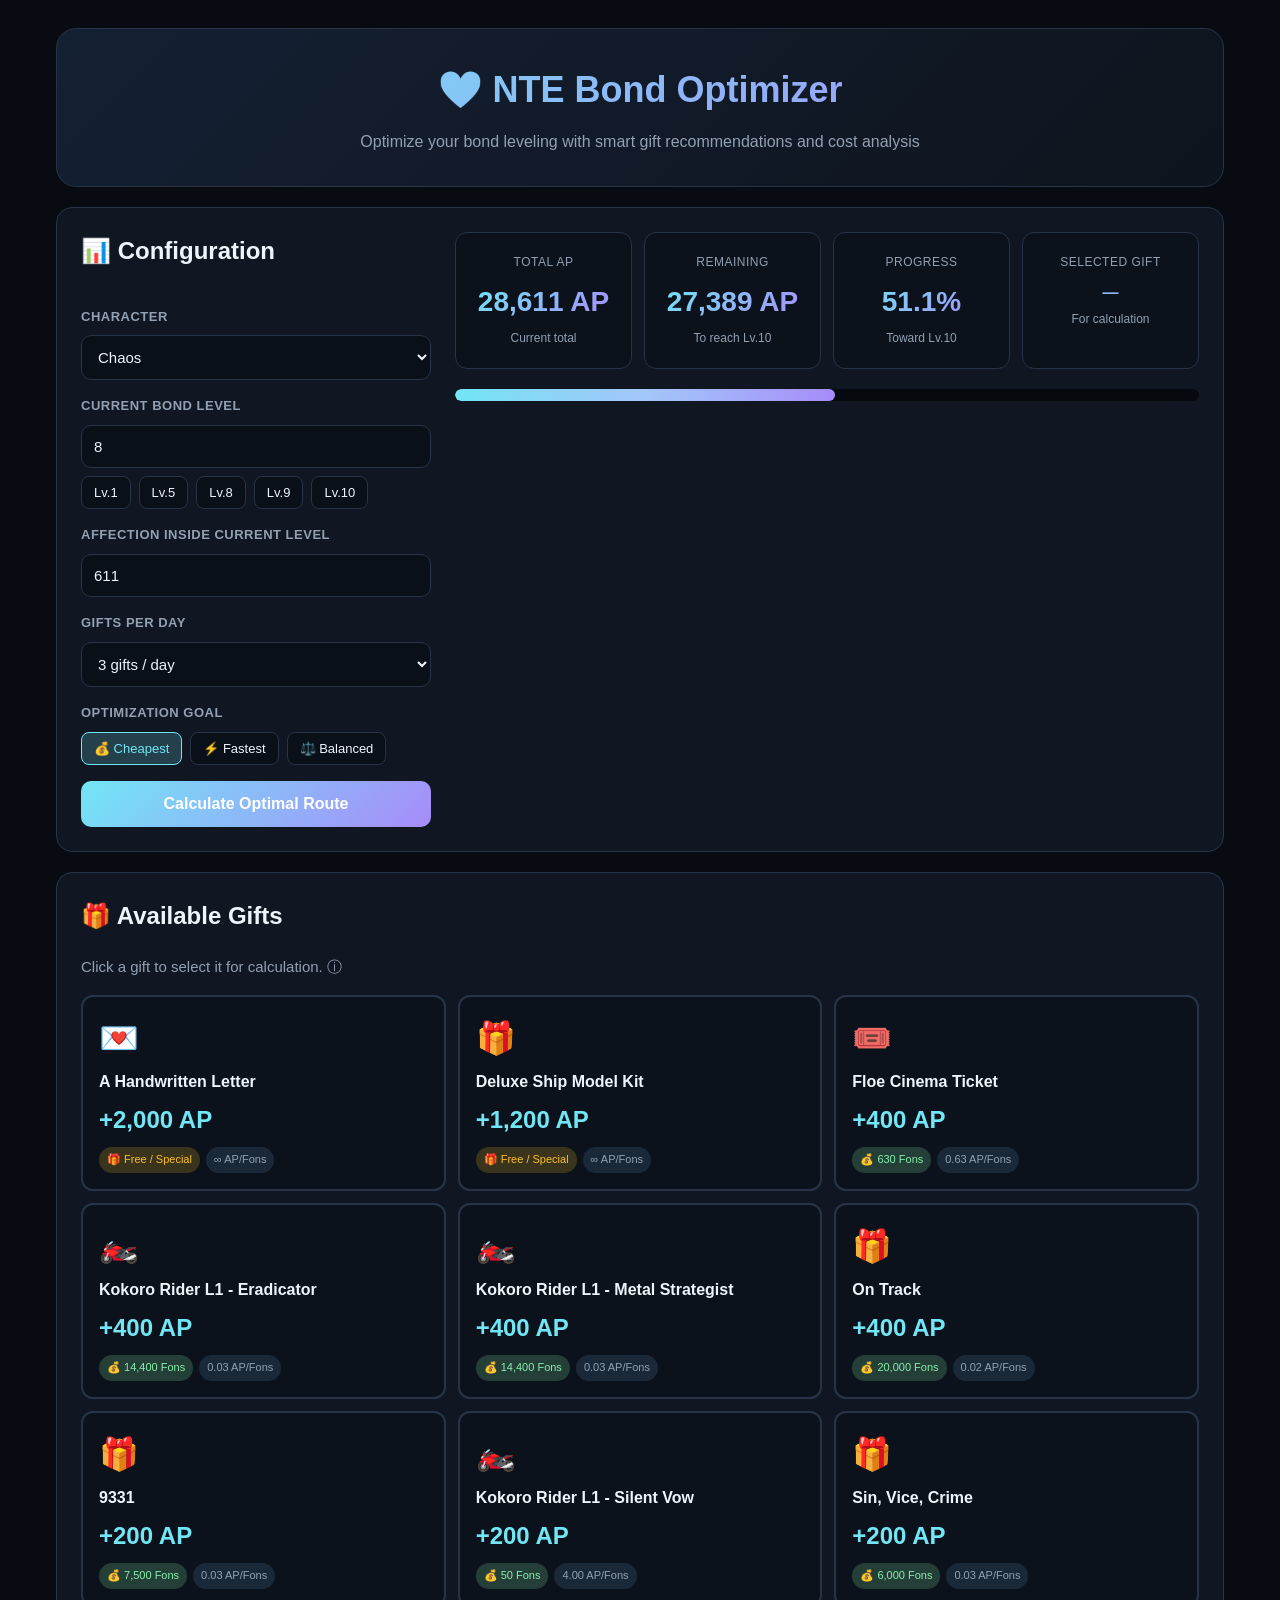
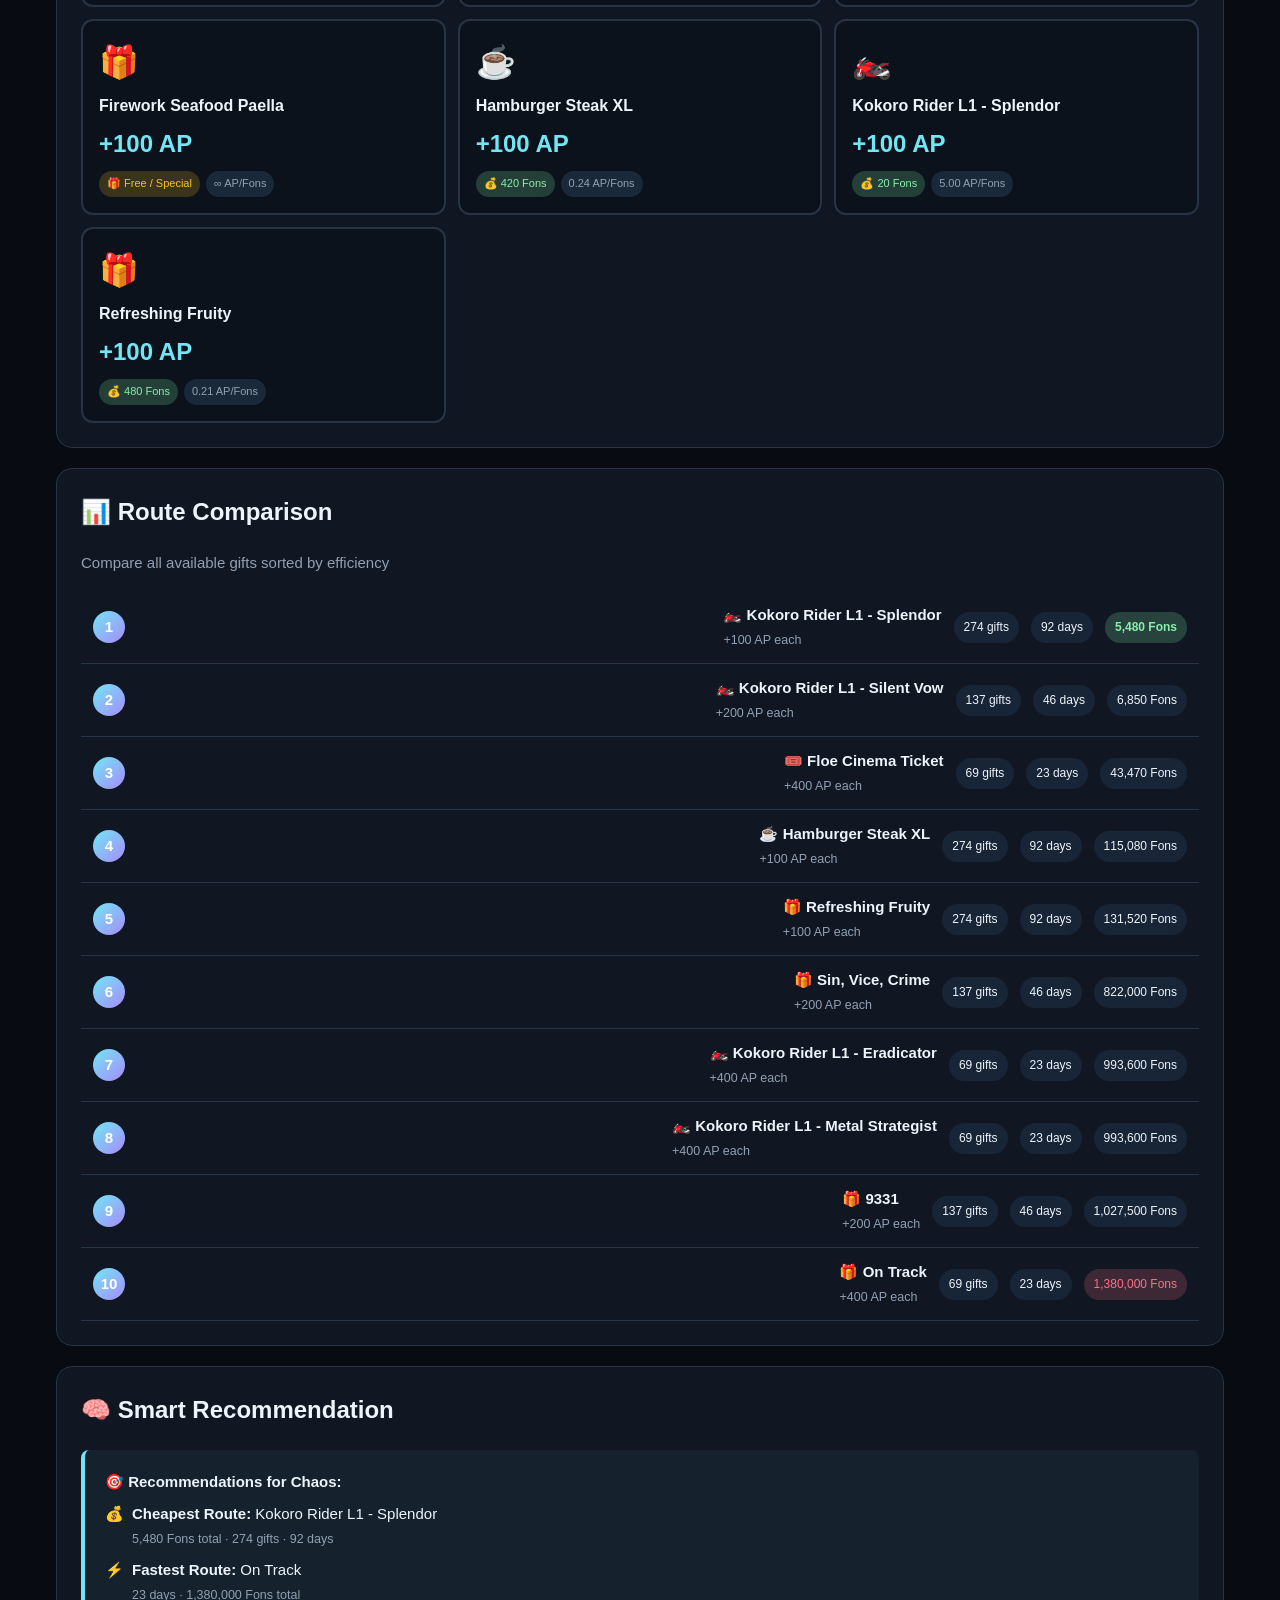
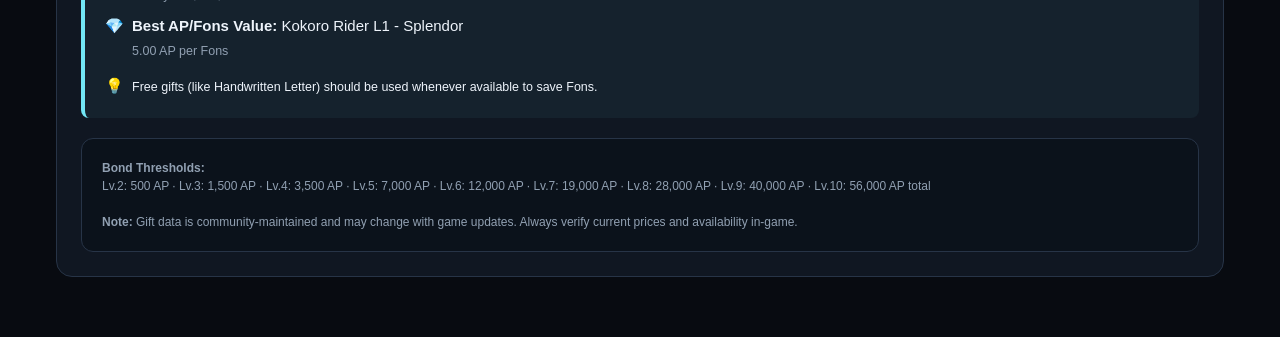
<file: app/bond.html>
<!DOCTYPE html>
<html lang="en">
<head>
<meta charset="utf-8">
<meta name="viewport" content="width=device-width,initial-scale=1">
<title>NTE Bond Optimizer</title>
<style>
:root {
  --bg: #080b11;
  --card: #101722;
  --line: #273447;
  --text: #eef4fb;
  --muted: #91a0b2;
  --accent: #72e6f5;
  --purple: #a78bfa;
  --green: #86efac;
  --warning: #fbbf24;
  --danger: #fb7185;
}

* { box-sizing: border-box; }

body {
  margin: 0;
  background: var(--bg);
  color: var(--text);
  font: 15px Inter, 'Segoe UI', Arial, sans-serif;
  line-height: 1.6;
}

.wrap {
  max-width: 1200px;
  margin: auto;
  padding: 28px 16px 60px;
}

.hero {
  padding: 32px;
  border: 1px solid var(--line);
  border-radius: 20px;
  background: linear-gradient(135deg, #142033, #0e141d);
  margin-bottom: 20px;
  text-align: center;
}

.hero h1 {
  margin: 0 0 10px;
  font-size: 36px;
  background: linear-gradient(135deg, var(--accent), var(--purple));
  -webkit-background-clip: text;
  -webkit-text-fill-color: transparent;
  background-clip: text;
}

.hero p {
  margin: 0;
  color: var(--muted);
  font-size: 16px;
}

.card {
  background: var(--card);
  border: 1px solid var(--line);
  border-radius: 16px;
  padding: 24px;
  margin-top: 20px;
}

.card h2 {
  margin: 0 0 20px;
  font-size: 24px;
  display: flex;
  align-items: center;
  gap: 10px;
}

.top {
  display: grid;
  grid-template-columns: 350px 1fr;
  gap: 24px;
}

.controls {
  display: flex;
  flex-direction: column;
  gap: 16px;
}

.control-group {
  display: flex;
  flex-direction: column;
  gap: 8px;
}

.control-group label {
  color: var(--muted);
  font-size: 13px;
  font-weight: 600;
  text-transform: uppercase;
  letter-spacing: 0.5px;
}

.control-group input,
.control-group select {
  width: 100%;
  padding: 12px;
  border-radius: 10px;
  border: 1px solid var(--line);
  background: #0a1018;
  color: var(--text);
  font-size: 15px;
  transition: all 0.3s;
}

.control-group input:focus,
.control-group select:focus {
  outline: none;
  border-color: var(--accent);
  box-shadow: 0 0 0 3px rgba(114, 230, 245, 0.1);
}

.quick-buttons {
  display: flex;
  gap: 8px;
  flex-wrap: wrap;
}

.quick-btn {
  padding: 8px 12px;
  border: 1px solid var(--line);
  border-radius: 8px;
  background: #0a1018;
  color: var(--text);
  cursor: pointer;
  transition: all 0.2s;
  font-size: 13px;
}

.quick-btn:hover {
  border-color: var(--accent);
  background: rgba(114, 230, 245, 0.1);
}

.quick-btn.active {
  border-color: var(--accent);
  background: rgba(114, 230, 245, 0.2);
  color: var(--accent);
}

.btn-primary {
  padding: 14px 24px;
  border: none;
  border-radius: 10px;
  background: linear-gradient(135deg, var(--accent), var(--purple));
  color: white;
  font-weight: 700;
  cursor: pointer;
  transition: all 0.3s;
  font-size: 16px;
  width: 100%;
}

.btn-primary:hover {
  transform: translateY(-2px);
  box-shadow: 0 6px 20px rgba(114, 230, 245, 0.3);
}

.stats-grid {
  display: grid;
  grid-template-columns: repeat(auto-fit, minmax(150px, 1fr));
  gap: 12px;
  margin-bottom: 20px;
}

.stat-card {
  padding: 20px;
  border: 1px solid var(--line);
  border-radius: 12px;
  background: #0b121b;
  text-align: center;
  transition: all 0.3s;
}

.stat-card:hover {
  transform: translateY(-2px);
  border-color: var(--accent);
}

.stat-card .label {
  color: var(--muted);
  font-size: 12px;
  text-transform: uppercase;
  letter-spacing: 0.5px;
  margin-bottom: 8px;
}

.stat-card .value {
  font-size: 28px;
  font-weight: 800;
  background: linear-gradient(135deg, var(--accent), var(--purple));
  -webkit-background-clip: text;
  -webkit-text-fill-color: transparent;
  background-clip: text;
}

.stat-card .sub {
  color: var(--muted);
  font-size: 12px;
  margin-top: 4px;
}

.progress-bar {
  height: 12px;
  background: #06090e;
  border-radius: 10px;
  overflow: hidden;
  margin: 20px 0;
  position: relative;
}

.progress-fill {
  height: 100%;
  background: linear-gradient(90deg, var(--accent), var(--purple));
  border-radius: 10px;
  transition: width 0.5s ease;
  position: relative;
}

.progress-fill::after {
  content: '';
  position: absolute;
  top: 0;
  left: 0;
  right: 0;
  bottom: 0;
  background: linear-gradient(90deg, transparent, rgba(255,255,255,0.2), transparent);
  animation: shimmer 2s infinite;
}

@keyframes shimmer {
  0% { transform: translateX(-100%); }
  100% { transform: translateX(100%); }
}

.gift-grid {
  display: grid;
  grid-template-columns: repeat(auto-fill, minmax(280px, 1fr));
  gap: 12px;
}

.gift-card {
  padding: 16px;
  border: 2px solid var(--line);
  border-radius: 12px;
  background: #0b121b;
  cursor: pointer;
  transition: all 0.3s;
  position: relative;
  overflow: hidden;
}

.gift-card::before {
  content: '';
  position: absolute;
  top: 0;
  left: -100%;
  width: 100%;
  height: 100%;
  background: linear-gradient(90deg, transparent, rgba(114, 230, 245, 0.1), transparent);
  transition: left 0.5s;
}

.gift-card:hover::before {
  left: 100%;
}

.gift-card:hover {
  border-color: var(--accent);
  transform: translateY(-4px);
  box-shadow: 0 8px 24px rgba(0,0,0,0.3);
}

.gift-card.selected {
  border-color: var(--accent);
  background: rgba(114, 230, 245, 0.1);
  box-shadow: 0 0 0 3px rgba(114, 230, 245, 0.2);
}

.gift-card h3 {
  margin: 0 0 8px;
  font-size: 16px;
  line-height: 1.3;
}

.gift-ap {
  font-size: 24px;
  font-weight: 800;
  color: var(--accent);
  margin-bottom: 8px;
}

.gift-tags {
  display: flex;
  gap: 6px;
  flex-wrap: wrap;
}

.tag {
  padding: 4px 8px;
  border-radius: 99px;
  background: #1a293a;
  font-size: 11px;
  color: var(--muted);
}

.tag.priced {
  background: rgba(134, 239, 172, 0.2);
  color: var(--green);
}

.tag.free {
  background: rgba(251, 191, 36, 0.2);
  color: var(--warning);
}

.route-list {
  margin-top: 16px;
}

.route-item {
  display: grid;
  grid-template-columns: 1fr auto auto auto auto;
  gap: 12px;
  align-items: center;
  padding: 12px;
  border-bottom: 1px solid var(--line);
  transition: all 0.2s;
}

.route-item:hover {
  background: rgba(114, 230, 245, 0.05);
}

.route-rank {
  width: 32px;
  height: 32px;
  border-radius: 50%;
  background: linear-gradient(135deg, var(--accent), var(--purple));
  display: flex;
  align-items: center;
  justify-content: center;
  font-weight: 800;
  color: white;
}

.pill {
  padding: 6px 10px;
  border-radius: 99px;
  background: #182536;
  font-size: 12px;
  white-space: nowrap;
}

.pill.best {
  background: rgba(134, 239, 172, 0.2);
  color: var(--green);
  font-weight: 700;
}

.pill.worst {
  background: rgba(251, 113, 133, 0.2);
  color: var(--danger);
}

.advice-card {
  padding: 20px;
  border-left: 4px solid var(--accent);
  background: rgba(114, 230, 245, 0.05);
  border-radius: 8px;
  margin-top: 16px;
}

.advice-card .tip {
  display: flex;
  align-items: flex-start;
  gap: 8px;
  margin-top: 8px;
}

.advice-card .tip-icon {
  flex-shrink: 0;
}

.footer {
  margin-top: 20px;
  padding: 20px;
  background: #0b121b;
  border-radius: 12px;
  border: 1px solid var(--line);
}

.footer .source {
  color: var(--muted);
  font-size: 12px;
  line-height: 1.5;
}

/* Responsive */
@media(max-width: 768px) {
  .top {
    grid-template-columns: 1fr;
  }
  
  .route-item {
    grid-template-columns: 1fr 1fr;
  }
  
  .route-rank {
    display: none;
  }
  
  .hero h1 {
    font-size: 28px;
  }
}

/* Tooltip */
.tooltip {
  position: relative;
  cursor: help;
}

.tooltip:hover::after {
  content: attr(data-tooltip);
  position: absolute;
  bottom: 100%;
  left: 50%;
  transform: translateX(-50%);
  padding: 8px 12px;
  background: #1a293a;
  border: 1px solid var(--line);
  border-radius: 6px;
  font-size: 12px;
  white-space: nowrap;
  z-index: 100;
  pointer-events: none;
}
</style>
</head>
<body>
<main class="wrap">
  <section class="hero">
    <h1>❤️ NTE Bond Optimizer</h1>
    <p>Optimize your bond leveling with smart gift recommendations and cost analysis</p>
  </section>

  <section class="card top">
    <div class="controls">
      <h2>📊 Configuration</h2>
      
      <div class="control-group">
        <label for="char">Character</label>
        <select id="char"></select>
      </div>
      
      <div class="control-group">
        <label for="lv">Current Bond Level</label>
        <input id="lv" type="number" min="1" max="10" value="8">
        <div class="quick-buttons" id="levelQuick">
          <button class="quick-btn" data-level="1">Lv.1</button>
          <button class="quick-btn" data-level="5">Lv.5</button>
          <button class="quick-btn" data-level="8">Lv.8</button>
          <button class="quick-btn" data-level="9">Lv.9</button>
          <button class="quick-btn" data-level="10">Lv.10</button>
        </div>
      </div>
      
      <div class="control-group">
        <label for="cur">Affection Inside Current Level</label>
        <input id="cur" type="number" min="0" value="611">
      </div>
      
      <div class="control-group">
        <label for="daily">Gifts Per Day</label>
        <select id="daily">
          <option value="1">1 gift / day</option>
          <option value="2">2 gifts / day</option>
          <option value="3" selected>3 gifts / day</option>
        </select>
      </div>
      
      <div class="control-group">
        <label>Optimization Goal</label>
        <div class="quick-buttons" id="goalButtons">
          <button class="quick-btn active" data-goal="cheap">💰 Cheapest</button>
          <button class="quick-btn" data-goal="fast">⚡ Fastest</button>
          <button class="quick-btn" data-goal="balanced">⚖️ Balanced</button>
        </div>
      </div>
      
      <button class="btn-primary" id="calc">Calculate Optimal Route</button>
    </div>

    <div>
      <div class="stats-grid">
        <div class="stat-card">
          <div class="label">Total AP</div>
          <div class="value" id="total">—</div>
          <div class="sub">Current total</div>
        </div>
        <div class="stat-card">
          <div class="label">Remaining</div>
          <div class="value" id="remain">—</div>
          <div class="sub">To reach Lv.10</div>
        </div>
        <div class="stat-card">
          <div class="label">Progress</div>
          <div class="value" id="pct">—</div>
          <div class="sub">Toward Lv.10</div>
        </div>
        <div class="stat-card">
          <div class="label">Selected Gift</div>
          <div class="value" id="selectedGift" style="font-size:16px;">—</div>
          <div class="sub">For calculation</div>
        </div>
      </div>
      
      <div class="progress-bar">
        <div id="progressFill" class="progress-fill" style="width: 0%"></div>
      </div>
      
      <div id="summary" style="margin-top: 16px;"></div>
    </div>
  </section>

  <section class="card">
    <h2>🎁 Available Gifts</h2>
    <p style="color: var(--muted); margin: 0 0 16px;">
      Click a gift to select it for calculation. 
      <span class="tooltip" data-tooltip="Gifts without Fons price are special/free and excluded from cost calculations">ⓘ</span>
    </p>
    <div id="gifts" class="gift-grid"></div>
  </section>

  <section class="card">
    <h2>📊 Route Comparison</h2>
    <p style="color: var(--muted); margin: 0 0 16px;">
      Compare all available gifts sorted by efficiency
    </p>
    <div id="routes" class="route-list"></div>
  </section>

  <section class="card">
    <h2>🧠 Smart Recommendation</h2>
    <div id="advice"></div>
    
    <div class="footer">
      <div class="source">
        <strong>Bond Thresholds:</strong><br>
        Lv.2: 500 AP · Lv.3: 1,500 AP · Lv.4: 3,500 AP · Lv.5: 7,000 AP · Lv.6: 12,000 AP · 
        Lv.7: 19,000 AP · Lv.8: 28,000 AP · Lv.9: 40,000 AP · Lv.10: 56,000 AP total
        <br><br>
        <strong>Note:</strong> Gift data is community-maintained and may change with game updates. 
        Always verify current prices and availability in-game.
      </div>
    </div>
  </section>
</main>

<script>
// Gift data structure: [name, affection, price (null for free/special)]
const GIFT_DATA = {
  Chaos: [
    ['A Handwritten Letter', 2000, null],
    ['Deluxe Ship Model Kit', 1200, null],
    ['Floe Cinema Ticket', 400, 630],
    ['Kokoro Rider L1 - Eradicator', 400, 14400],
    ['Kokoro Rider L1 - Metal Strategist', 400, 14400],
    ['On Track', 400, 20000],
    ['9331', 200, 7500],
    ['Kokoro Rider L1 - Silent Vow', 200, 50],
    ['Sin, Vice, Crime', 200, 6000],
    ['Firework Seafood Paella', 100, null],
    ['Hamburger Steak XL', 100, 420],
    ['Kokoro Rider L1 - Splendor', 100, 20],
    ['Refreshing Fruity', 100, 480]
  ],
  // ... (include all other characters from your original data)
};

// Add remaining character data
Object.assign(GIFT_DATA, {
  Shinku: [
    ['A Handwritten Letter', 2000, null],
    ['Exclusively Colored GK', 1200, null],
    ['999 Nights', 400, null],
    ['Floe Cinema Ticket', 400, 630],
    ['Gigafluff - The Strong', 400, 12000],
    ['Golden Moon', 400, 15000],
    ["Kokoro Rider L3 - Hero's Arrival", 400, null],
    ['Asahi Inori - Flowing Delusion', 200, null],
    ['Gigafluff - Absolute Power', 200, null],
    ['Golden Spring', 200, 7500],
    ['Asahi Inori - Moon in the Mirror', 100, null],
    ['Gigafluff - Ever Victorious', 100, null],
    ['Puka Chocoa Ellie Tour Special', 100, 1050]
  ],
  Lacrimosa: [
    ['A Handwritten Letter', 2000, null],
    ['Tomato Family Bucket', 1200, null],
    ['Bunny Box', 400, 20000],
    ['Floe Cinema Ticket', 400, 630],
    ['Chill Out', 200, 4000],
    ['Holy Worship Month', 200, null],
    ['Tomato 100', 100, 300],
    ['Tomato 100 Jelly', 100, null],
    ['Tomato 100 Juice', 100, null],
    ['Tomato 100 Milkshake', 100, null]
  ],
  // ... add all other characters
});

// Bond level thresholds
const THRESHOLDS = [0, 500, 1500, 3500, 7000, 12000, 19000, 28000, 40000, 56000];
const MAX_AP = 56000;

// State management
let state = {
  selectedCharacter: null,
  selectedGiftIndex: null,
  optimizationGoal: 'cheap',
  giftsPerDay: 3
};

// Utility functions
const $ = id => document.getElementById(id);

function formatMoney(amount) {
  if (amount === null || amount === undefined) return '—';
  return amount.toLocaleString() + ' Fons';
}

function formatAP(amount) {
  return amount.toLocaleString() + ' AP';
}

function calculateTotalAP() {
  const level = Math.max(1, Math.min(10, parseInt($('lv').value) || 1));
  const current = Math.max(0, parseInt($('cur').value) || 0);
  const baseAP = THRESHOLDS[level - 1] || 0;
  return Math.min(MAX_AP, baseAP + current);
}

function getRemainingAP() {
  return Math.max(0, MAX_AP - calculateTotalAP());
}

function getGiftIcon(giftName) {
  const name = giftName.toLowerCase();
  if (name.includes('letter')) return '💌';
  if (name.includes('cinema')) return '🎟️';
  if (name.includes('kokoro')) return '🏍️';
  if (name.includes('tomato')) return '🍅';
  if (name.includes('ramen')) return '🍜';
  if (name.includes('tea') || name.includes('coffee')) return '☕';
  if (name.includes('snack') || name.includes('chips')) return '🍿';
  return '🎁';
}

// Render functions
function initializeCharacterSelect() {
  const select = $('char');
  select.innerHTML = '';
  
  Object.keys(GIFT_DATA).forEach(name => {
    const option = document.createElement('option');
    option.value = name;
    option.textContent = name;
    select.appendChild(option);
  });
  
  select.addEventListener('change', () => {
    state.selectedCharacter = select.value;
    state.selectedGiftIndex = 0;
    renderAll();
  });
  
  state.selectedCharacter = select.value;
}

function renderGifts() {
  const gifts = GIFT_DATA[state.selectedCharacter] || [];
  const giftGrid = $('gifts');
  
  if (!gifts.length) {
    giftGrid.innerHTML = '<p style="color: var(--muted);">No gift data available for this character.</p>';
    return;
  }
  
  giftGrid.innerHTML = gifts.map((gift, index) => {
    const [name, affection, price] = gift;
    const isSelected = index === state.selectedGiftIndex;
    const priceTag = price === null 
      ? '<span class="tag free">🎁 Free / Special</span>'
      : `<span class="tag priced">💰 ${formatMoney(price)}</span>`;
    
    const apPerFons = price ? (affection / price).toFixed(2) : '∞';
    
    return `
      <div class="gift-card ${isSelected ? 'selected' : ''}" data-index="${index}">
        <div style="font-size: 32px; margin-bottom: 8px;">${getGiftIcon(name)}</div>
        <h3>${name}</h3>
        <div class="gift-ap">+${formatAP(affection)}</div>
        <div class="gift-tags">
          ${priceTag}
          <span class="tag">${apPerFons} AP/Fons</span>
        </div>
      </div>
    `;
  }).join('');
  
  document.querySelectorAll('.gift-card').forEach(card => {
    card.addEventListener('click', () => {
      state.selectedGiftIndex = parseInt(card.dataset.index);
      renderAll();
    });
  });
}

function renderStats() {
  const totalAP = calculateTotalAP();
  const remainingAP = getRemainingAP();
  const percentage = (totalAP / MAX_AP) * 100;
  const selectedGift = GIFT_DATA[state.selectedCharacter]?.[state.selectedGiftIndex];
  
  $('total').textContent = formatAP(totalAP);
  $('remain').textContent = formatAP(remainingAP);
  $('pct').textContent = percentage.toFixed(1) + '%';
  $('progressFill').style.width = percentage + '%';
  $('selectedGift').textContent = selectedGift ? selectedGift[0] : '—';
  
  // Update summary
  if (selectedGift) {
    const [name, affection, price] = selectedGift;
    const giftsNeeded = Math.ceil(remainingAP / affection);
    const daysNeeded = Math.ceil(giftsNeeded / state.giftsPerDay);
    const totalCost = price !== null ? giftsNeeded * price : null;
    
    $('summary').innerHTML = `
      <div style="padding: 16px; background: rgba(114, 230, 245, 0.1); border-radius: 8px;">
        <strong>${state.selectedCharacter}</strong> needs <strong>${formatAP(remainingAP)}</strong> to reach Lv.10
        <br><br>
        Using <strong>${name}</strong>:
        <br>• ${giftsNeeded} gifts needed
        <br>• ${daysNeeded} days (at ${state.giftsPerDay}/day)
        <br>• Cost: <strong>${totalCost !== null ? formatMoney(totalCost) : 'Free'}</strong>
      </div>
    `;
  }
}

function renderRoutes() {
  const gifts = GIFT_DATA[state.selectedCharacter] || [];
  const remainingAP = getRemainingAP();
  
  // Filter to priced gifts and calculate routes
  const routes = gifts
    .filter(gift => gift[2] !== null) // Only priced gifts
    .map(gift => {
      const [name, affection, price] = gift;
      const giftsNeeded = Math.ceil(remainingAP / affection);
      const daysNeeded = Math.ceil(giftsNeeded / state.giftsPerDay);
      const totalCost = giftsNeeded * price;
      const apPerFons = affection / price;
      
      return {
        name,
        affection,
        price,
        giftsNeeded,
        daysNeeded,
        totalCost,
        apPerFons
      };
    })
    .sort((a, b) => {
      switch (state.optimizationGoal) {
        case 'fast':
          return a.daysNeeded - b.daysNeeded;
        case 'balanced':
          return (a.totalCost + a.daysNeeded * 1000) - (b.totalCost + b.daysNeeded * 1000);
        case 'cheap':
        default:
          return a.totalCost - b.totalCost;
      }
    });
  
  const routeList = $('routes');
  
  if (!routes.length) {
    routeList.innerHTML = '<p style="color: var(--muted);">No priced gifts available for this character.</p>';
    return;
  }
  
  routeList.innerHTML = routes.map((route, index) => {
    const isBest = index === 0;
    const isWorst = index === routes.length - 1;
    
    return `
      <div class="route-item">
        <div class="route-rank">${index + 1}</div>
        <div>
          <strong>${getGiftIcon(route.name)} ${route.name}</strong><br>
          <small style="color: var(--muted);">+${formatAP(route.affection)} each</small>
        </div>
        <span class="pill">${route.giftsNeeded} gifts</span>
        <span class="pill">${route.daysNeeded} days</span>
        <span class="pill ${isBest ? 'best' : isWorst ? 'worst' : ''}">${formatMoney(route.totalCost)}</span>
      </div>
    `;
  }).join('');
}

function renderAdvice() {
  const advice = $('advice');
  const gifts = GIFT_DATA[state.selectedCharacter] || [];
  const remainingAP = getRemainingAP();
  
  // Find best options
  const pricedGifts = gifts
    .filter(gift => gift[2] !== null)
    .map(gift => {
      const [name, affection, price] = gift;
      const giftsNeeded = Math.ceil(remainingAP / affection);
      const totalCost = giftsNeeded * price;
      const daysNeeded = Math.ceil(giftsNeeded / state.giftsPerDay);
      return { name, affection, price, giftsNeeded, totalCost, daysNeeded };
    });
  
  if (!pricedGifts.length) {
    advice.innerHTML = '<p style="color: var(--muted);">No priced gifts available for this character.</p>';
    return;
  }
  
  const cheapest = pricedGifts.reduce((a, b) => a.totalCost < b.totalCost ? a : b);
  const fastest = pricedGifts.reduce((a, b) => a.daysNeeded < b.daysNeeded ? a : b);
  const bestValue = pricedGifts.reduce((a, b) => 
    (a.affection / a.price) > (b.affection / b.price) ? a : b
  );
  
  advice.innerHTML = `
    <div class="advice-card">
      <strong>🎯 Recommendations for ${state.selectedCharacter}:</strong>
      
      <div class="tip">
        <span class="tip-icon">💰</span>
        <span><strong>Cheapest Route:</strong> ${cheapest.name}<br>
        <small style="color: var(--muted);">${formatMoney(cheapest.totalCost)} total · ${cheapest.giftsNeeded} gifts · ${cheapest.daysNeeded} days</small></span>
      </div>
      
      <div class="tip">
        <span class="tip-icon">⚡</span>
        <span><strong>Fastest Route:</strong> ${fastest.name}<br>
        <small style="color: var(--muted);">${fastest.daysNeeded} days · ${formatMoney(fastest.totalCost)} total</small></span>
      </div>
      
      <div class="tip">
        <span class="tip-icon">💎</span>
        <span><strong>Best AP/Fons Value:</strong> ${bestValue.name}<br>
        <small style="color: var(--muted);">${(bestValue.affection / bestValue.price).toFixed(2)} AP per Fons</small></span>
      </div>
      
      <div class="tip" style="margin-top: 12px;">
        <span class="tip-icon">💡</span>
        <span><small>Free gifts (like Handwritten Letter) should be used whenever available to save Fons.</small></span>
      </div>
    </div>
  `;
}

function renderAll() {
  renderGifts();
  renderStats();
  renderRoutes();
  renderAdvice();
}

// Event listeners
function setupEventListeners() {
  // Quick level buttons
  document.querySelectorAll('[data-level]').forEach(btn => {
    btn.addEventListener('click', () => {
      $('lv').value = btn.dataset.level;
      renderAll();
    });
  });
  
  // Goal buttons
  document.querySelectorAll('[data-goal]').forEach(btn => {
    btn.addEventListener('click', () => {
      state.optimizationGoal = btn.dataset.goal;
      document.querySelectorAll('[data-goal]').forEach(b => b.classList.remove('active'));
      btn.classList.add('active');
      renderAll();
    });
  });
  
  // Daily gifts
  $('daily').addEventListener('change', () => {
    state.giftsPerDay = parseInt($('daily').value);
    renderAll();
  });
  
  // Input changes
  ['lv', 'cur'].forEach(id => {
    $(id).addEventListener('input', renderAll);
  });
  
  // Calculate button
  $('calc').addEventListener('click', () => {
    renderAll();
    // Scroll to results
    document.querySelector('.card:nth-child(2)').scrollIntoView({ behavior: 'smooth' });
  });
}

// Initialize
function init() {
  initializeCharacterSelect();
  setupEventListeners();
  renderAll();
}

// Start the app
init();
</script>
</body>
</html>
</file>
